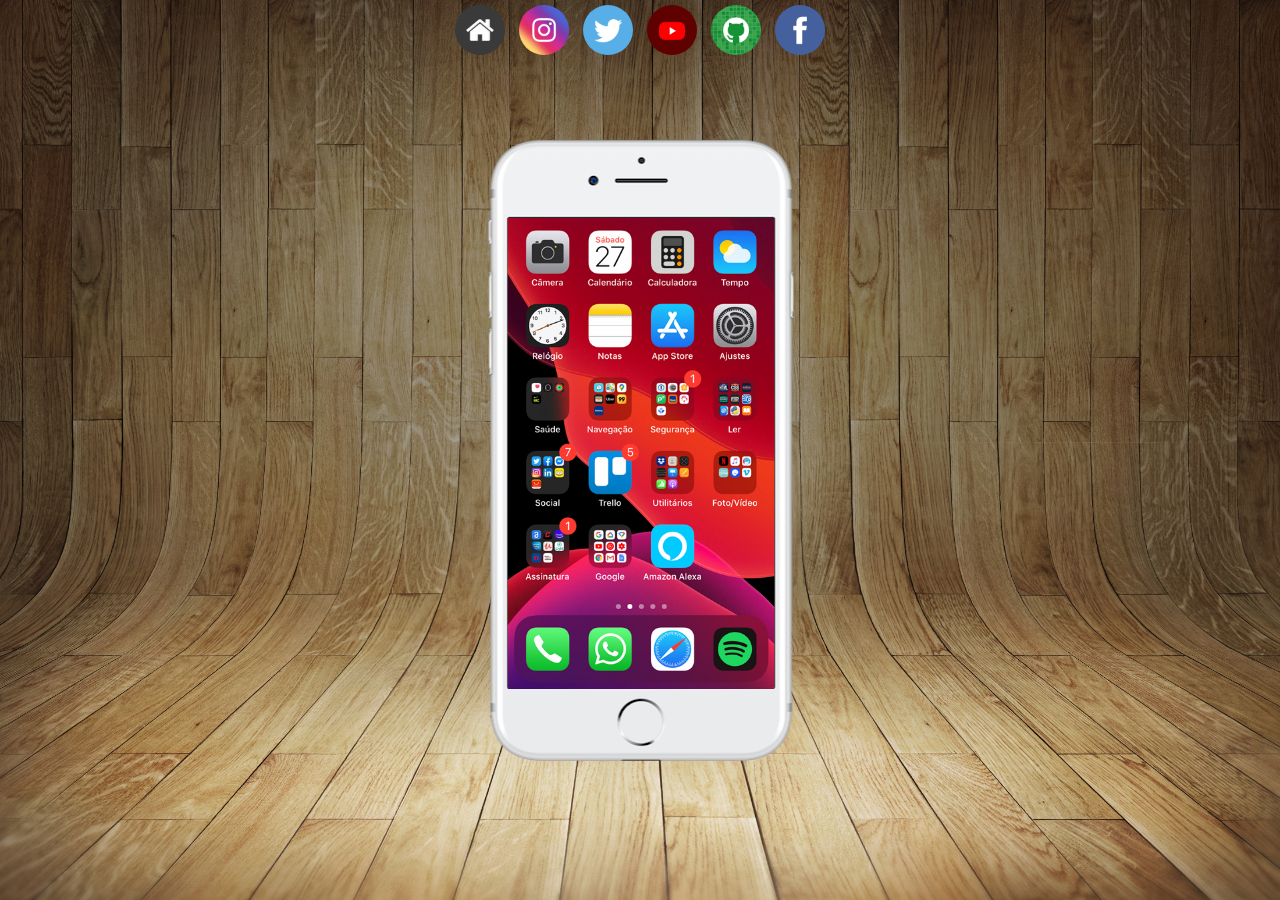
<file: index.html>
<!DOCTYPE html>
<html lang="pt-br">
<head>
    <meta charset="UTF-8">
    <meta http-equiv="X-UA-Compatible" content="IE=edge">
    <meta name="viewport" content="width=device-width, initial-scale=1.0">
    <title>Redes Sociais</title>
    <link rel="shortcut icon" href="imagens/favicon.ico" type="image/x-icon">
    <link rel="stylesheet" href="estilos/style.css">
</head>
<body>
    <main>
        <section id="telefone">
            <iframe id="tela" name="tela" src="home.html" frameborder="0" scrolling="auto">
                Seu navegador não suporta esse tipo de arquivo!
            </iframe>
        </section>
        <section id="icones">
            <a href="home.html" target="tela"><img src="imagens/logo-home.jpg" alt="logo-home"></a>
            <a href="instagram.html" target="tela"><img src="imagens/logo-instagram.jpg" alt="logo-github"></a>
            <a href="twitter.html" target="tela"><img src="imagens/logo-twitter.jpg" alt="logo-twitter"></a>
            <a href="youtube.html" target="tela"><img src="imagens/logo-youtube.jpg" alt="logo-youtube"></a>
            <a href="github.html" target="tela"><img src="imagens/logo-github.jpg" alt=" logo-github"></a>
            <a href="facebook.html" target="tela"><img src="imagens/logo-facebook.jpg" alt="logo-facebook"></a>
        </section>
    </main>   
</body>
</html>
</file>
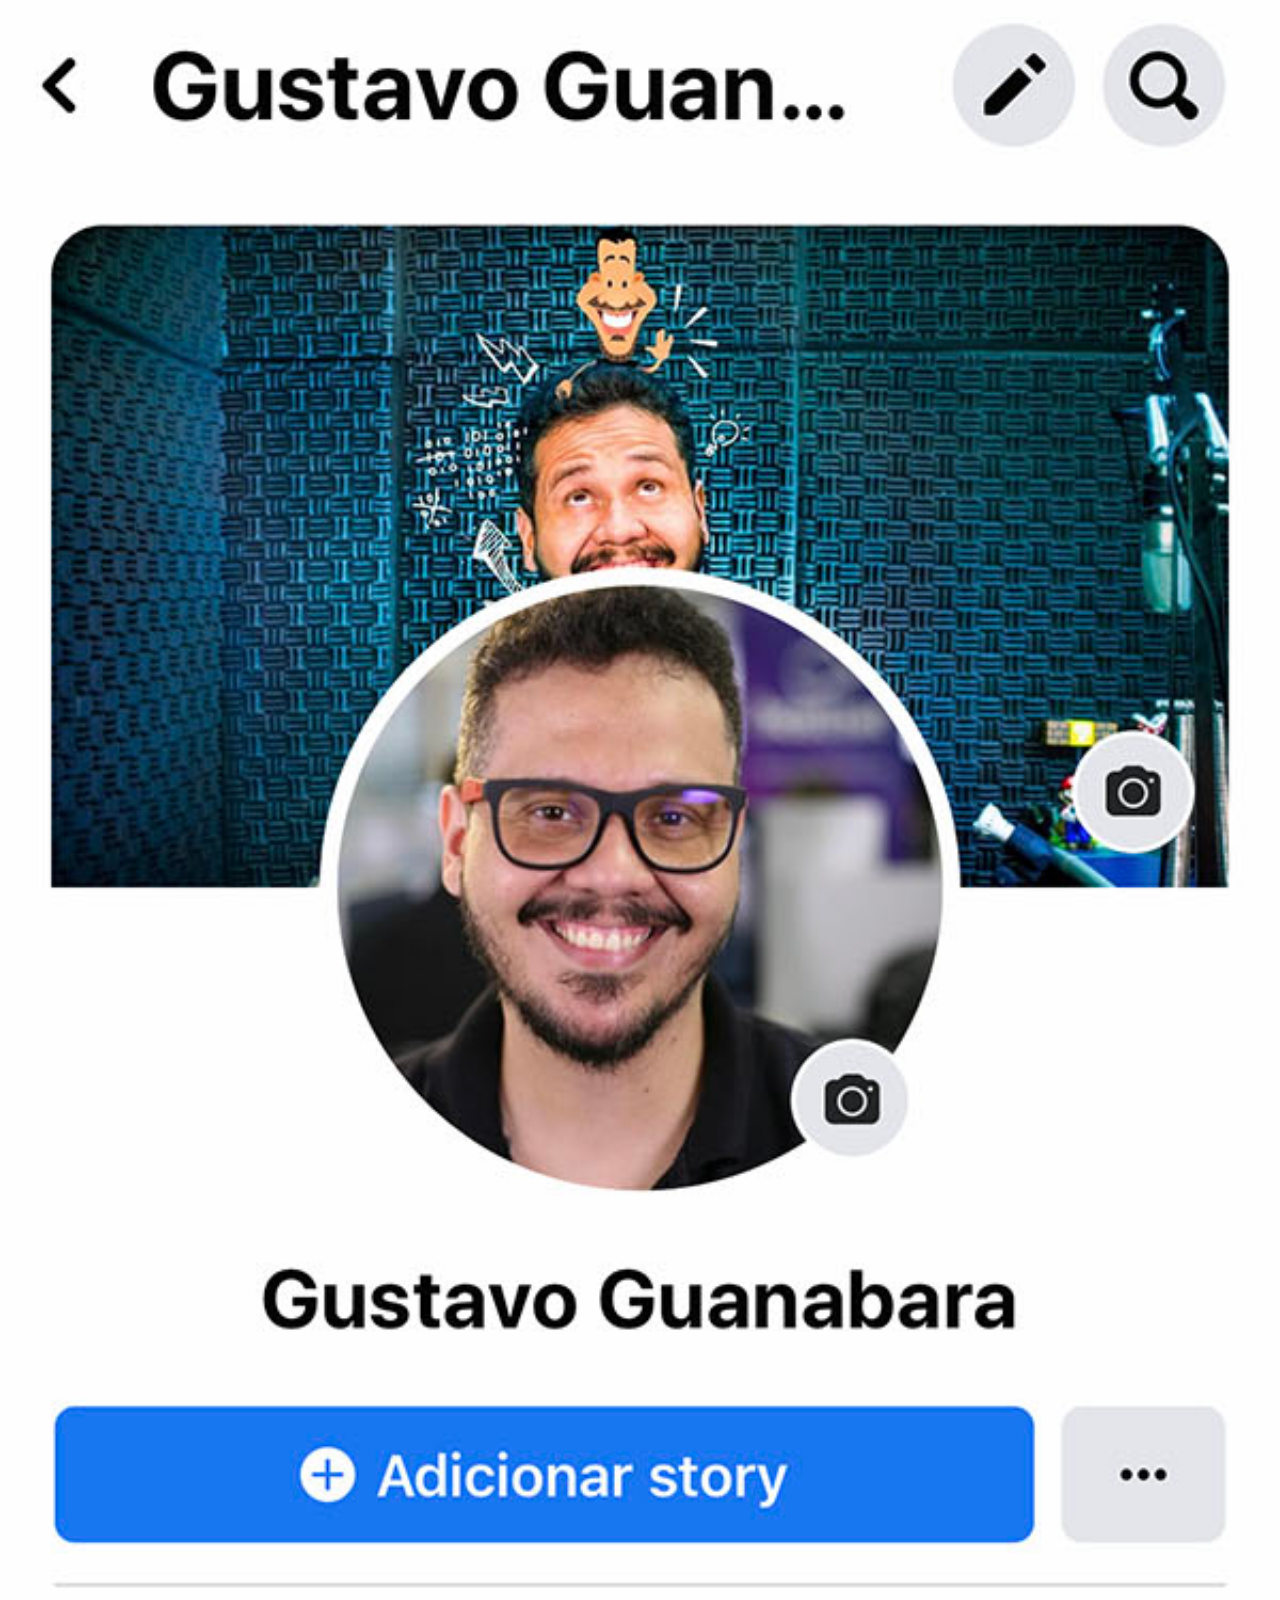
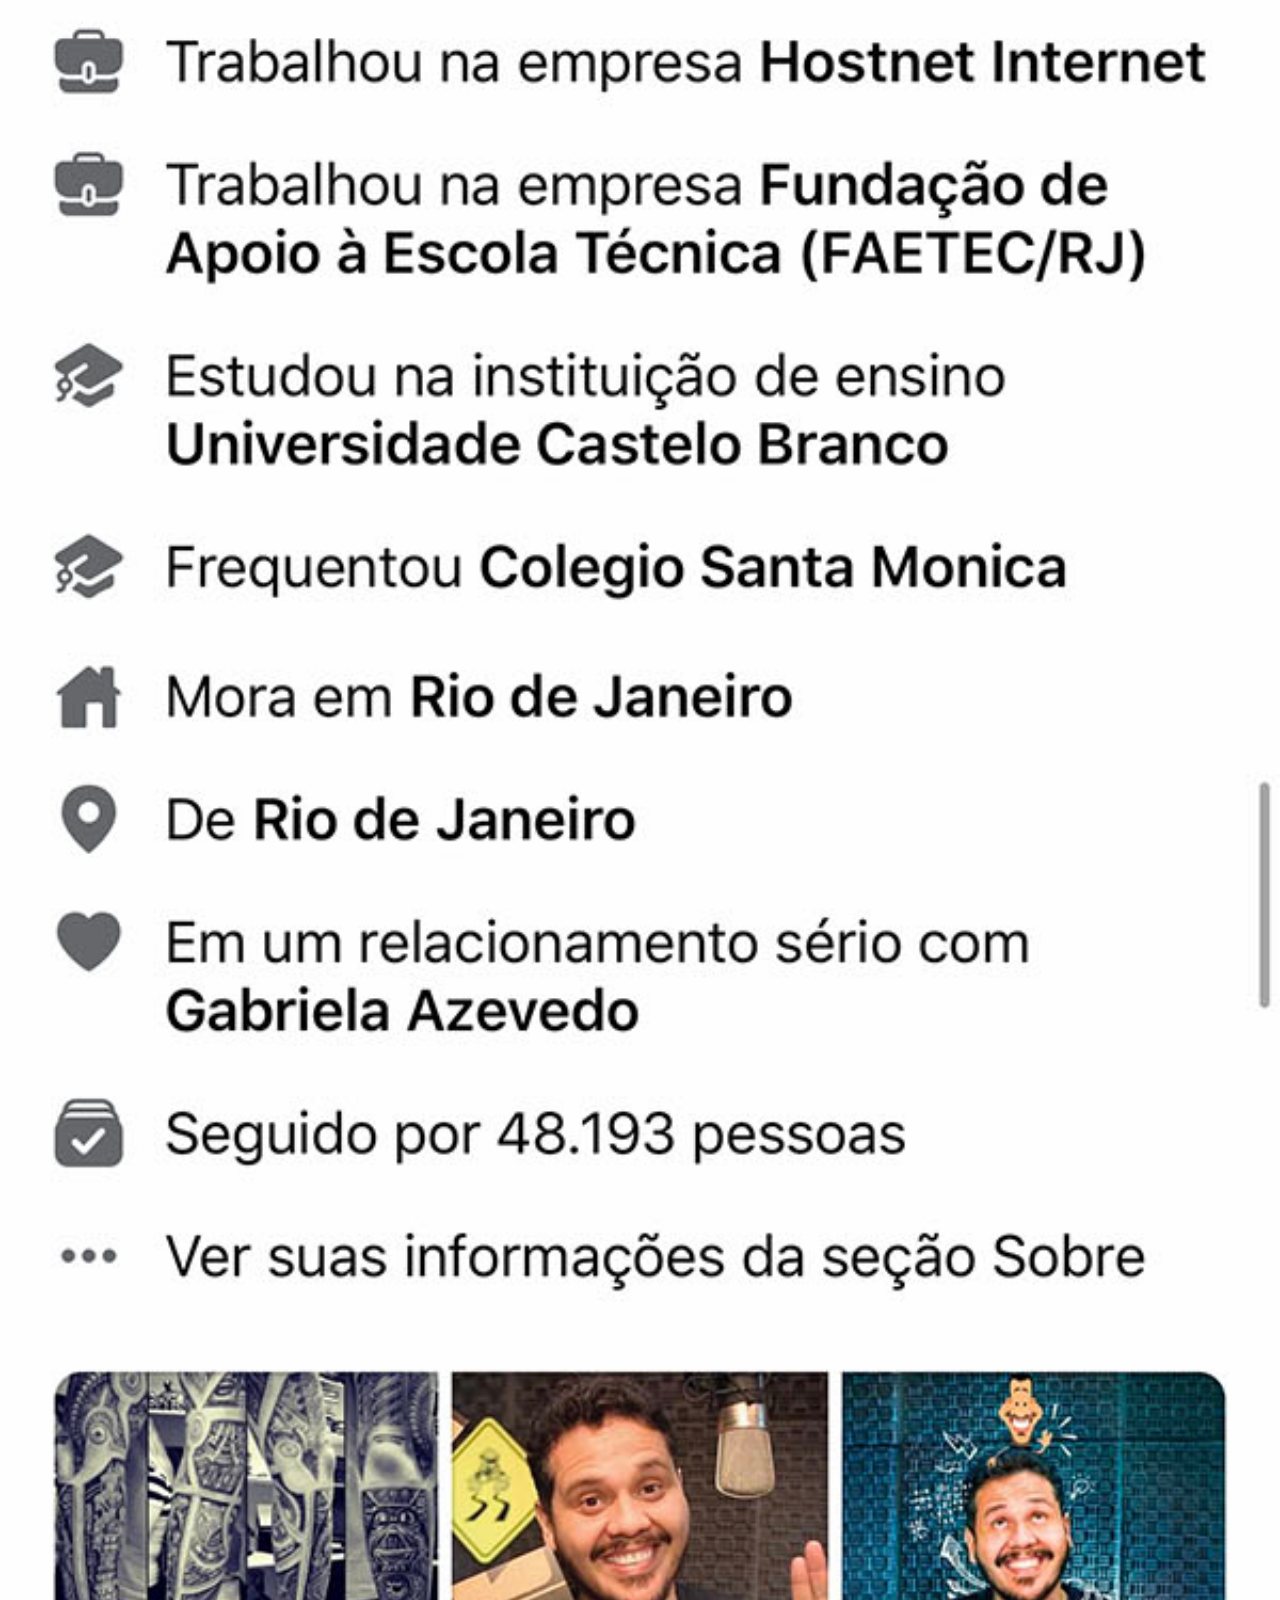
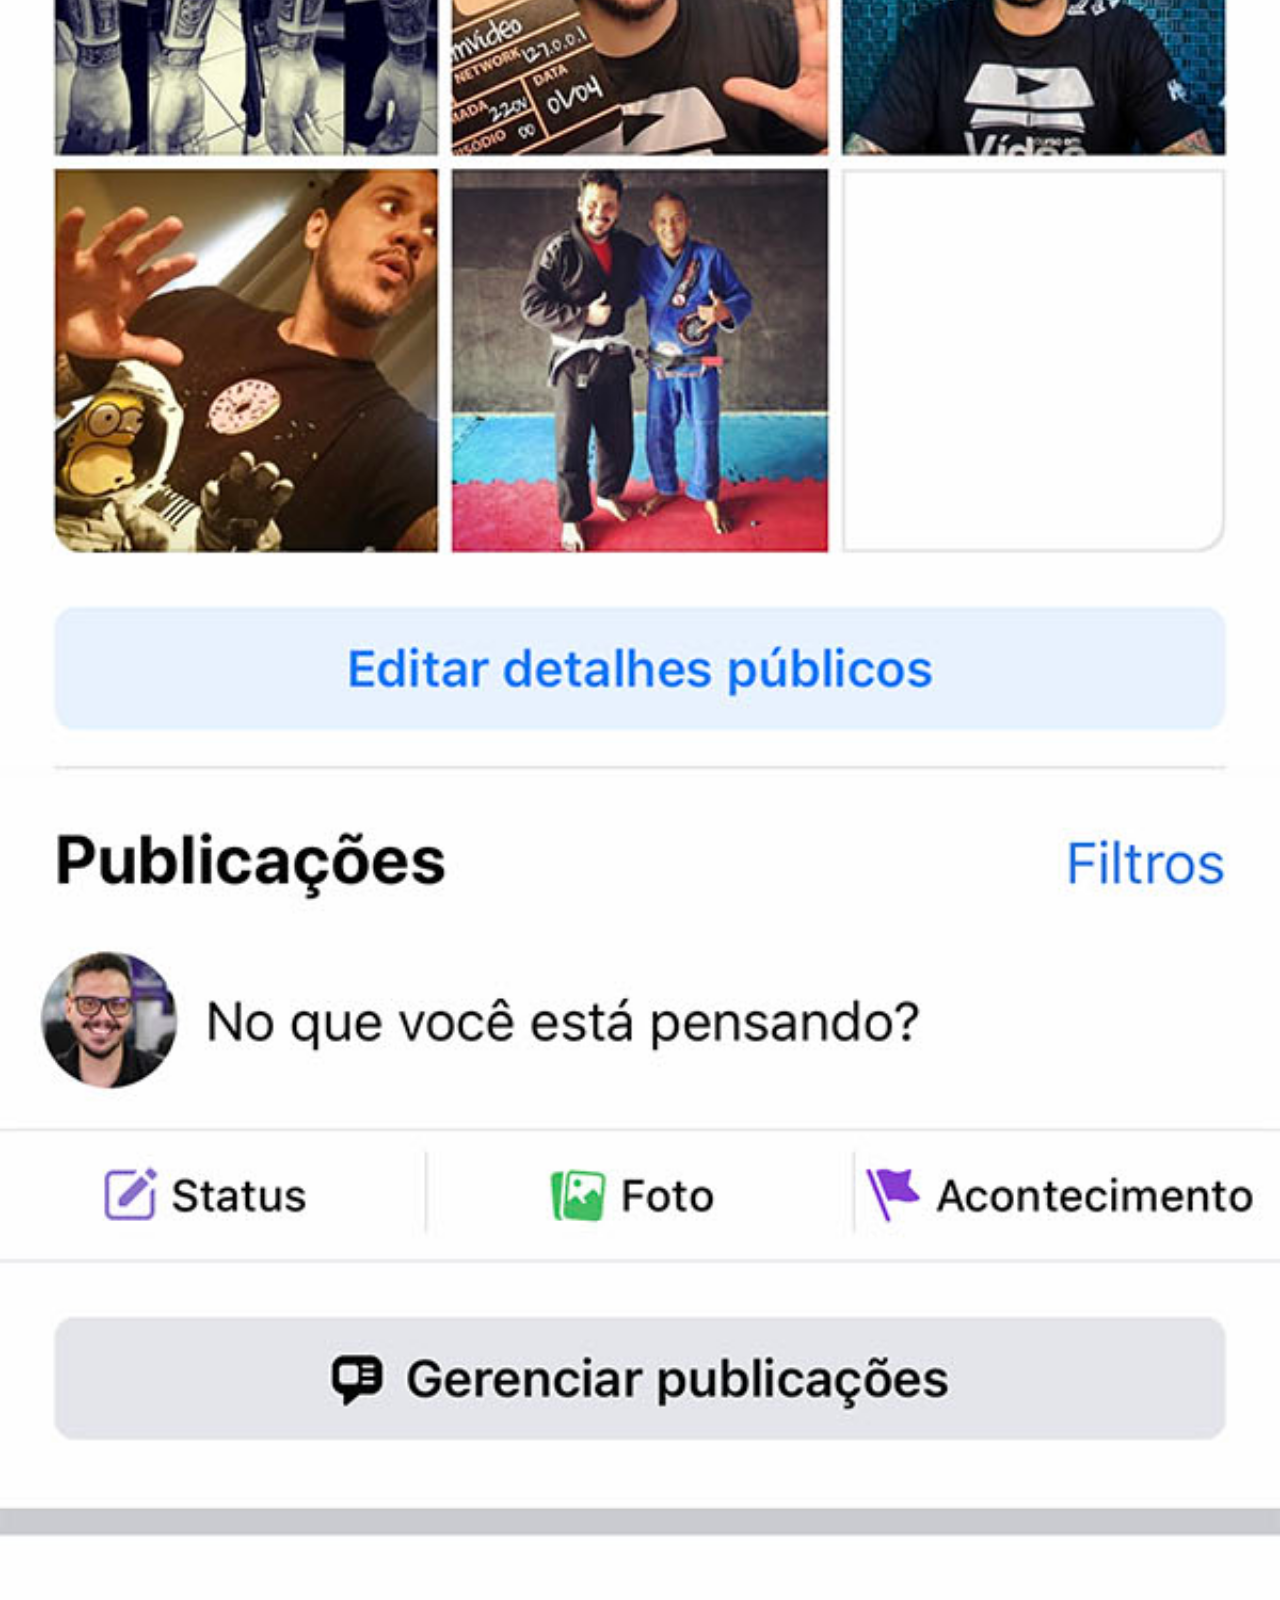
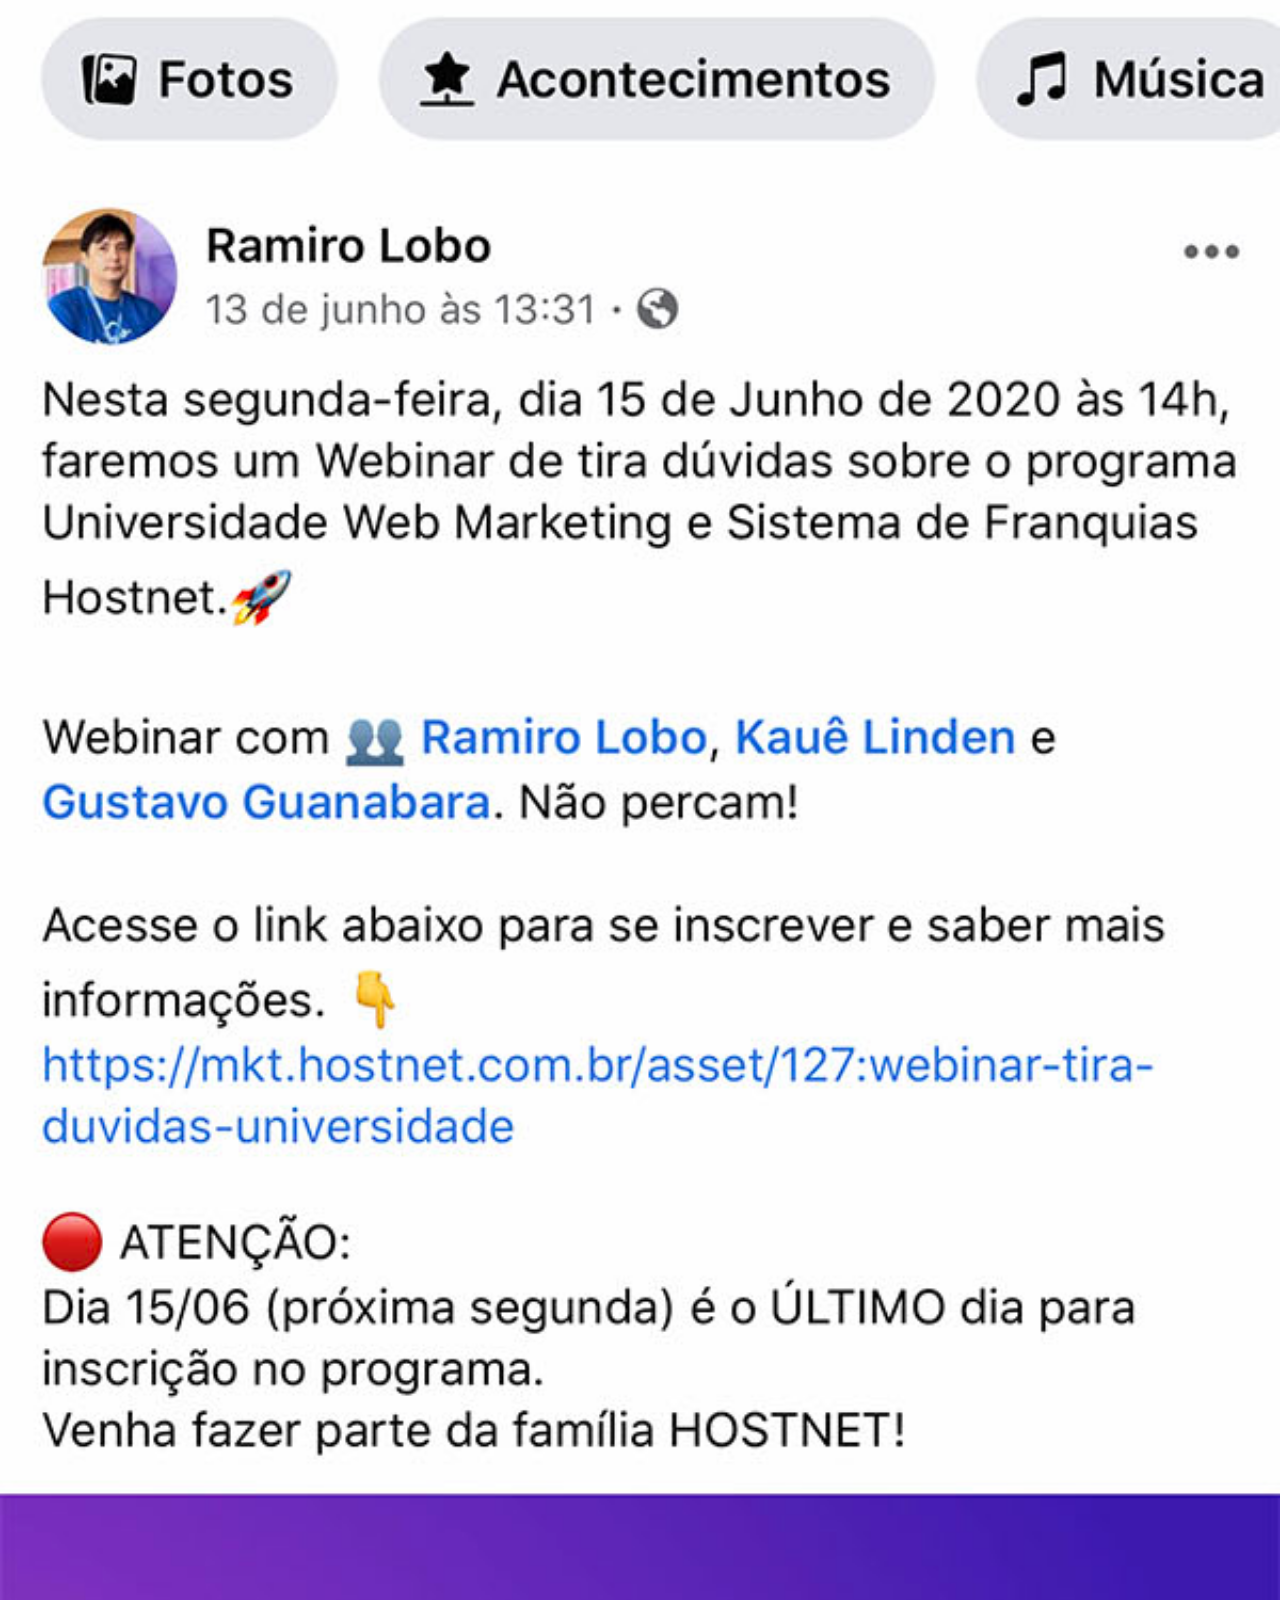
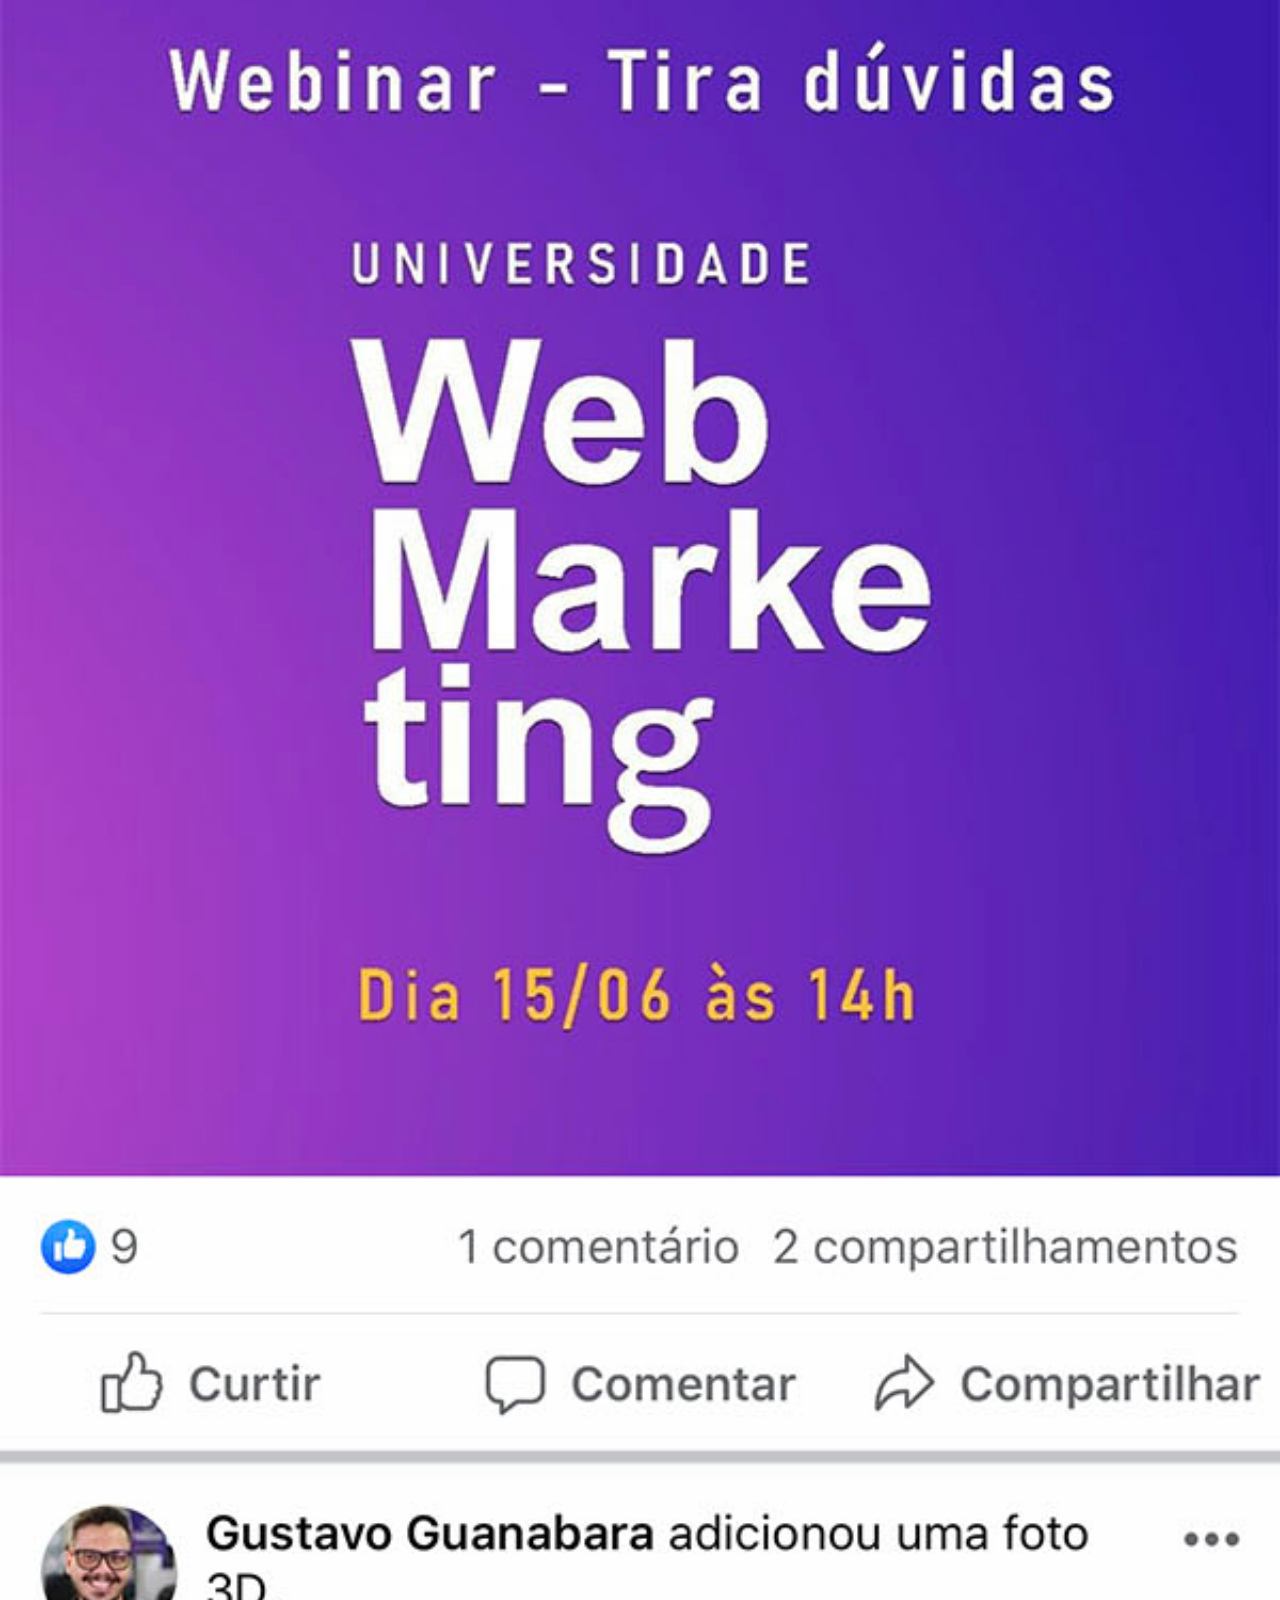
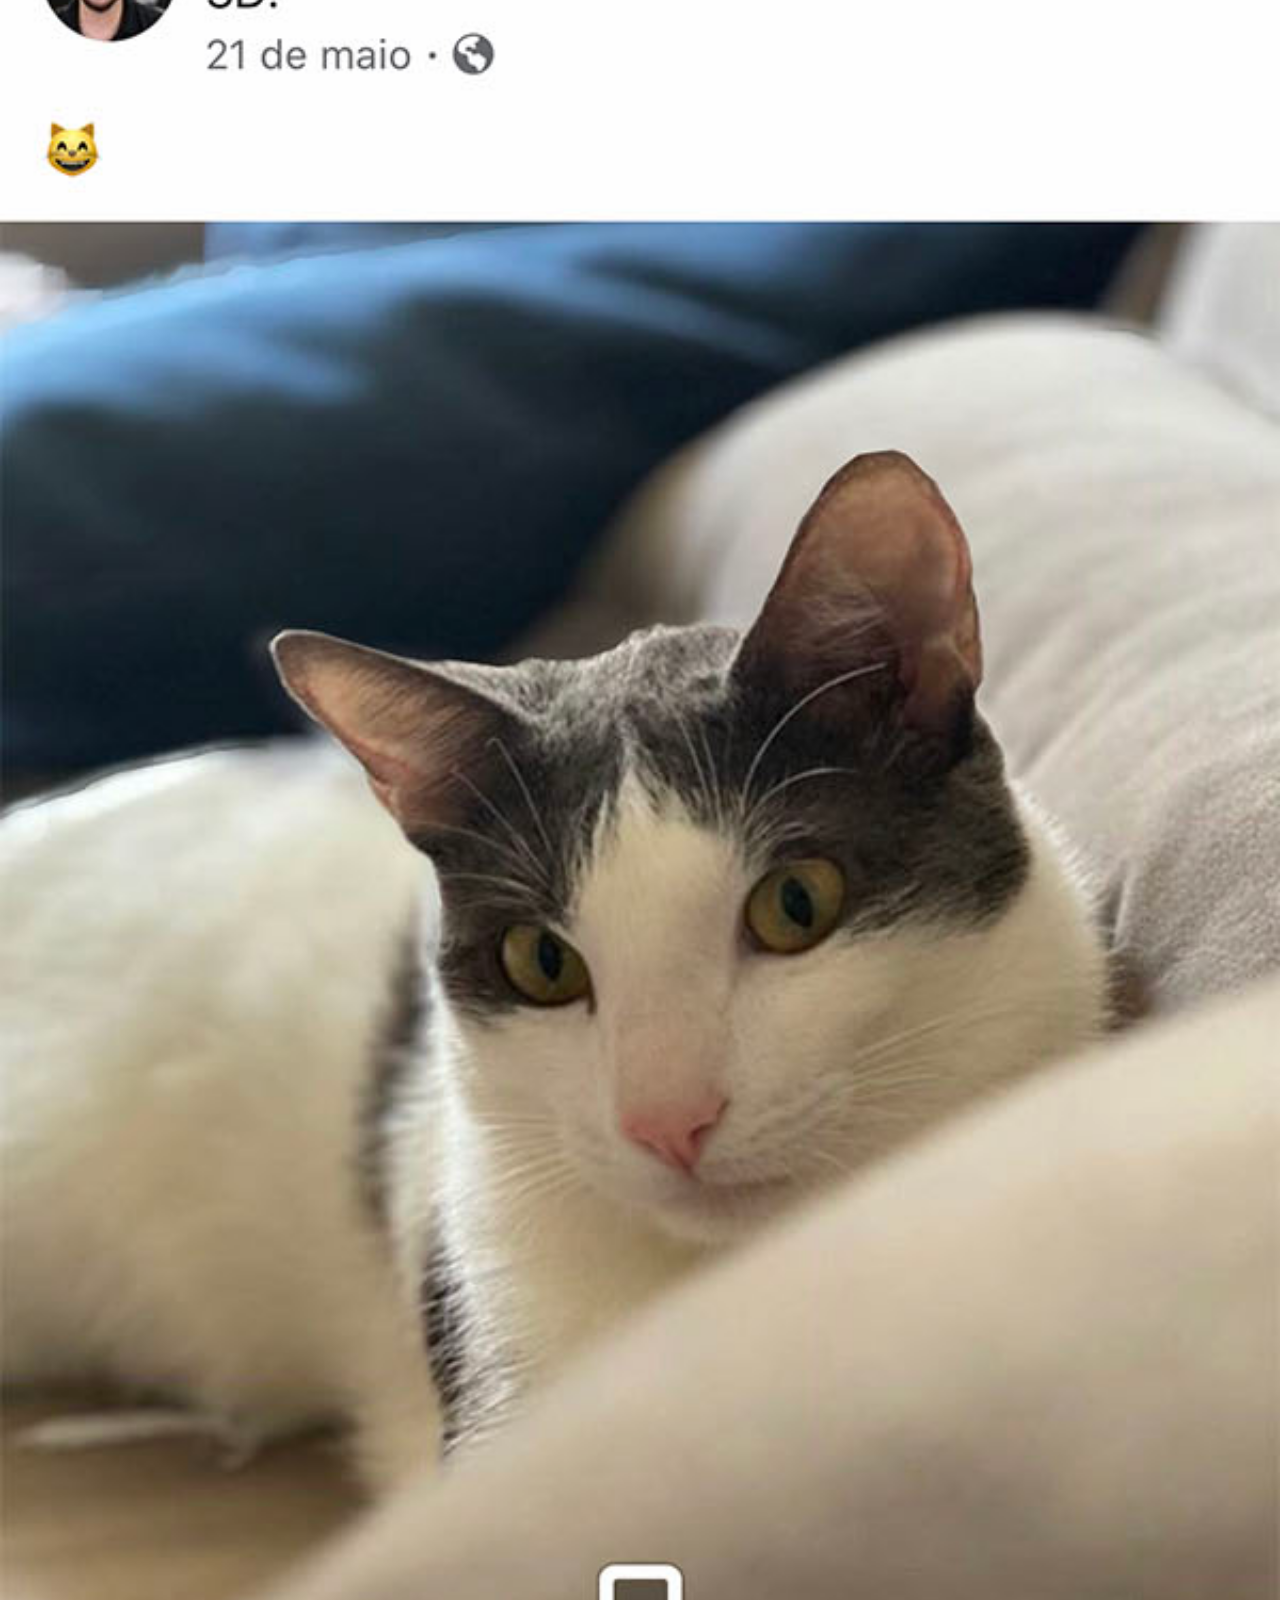
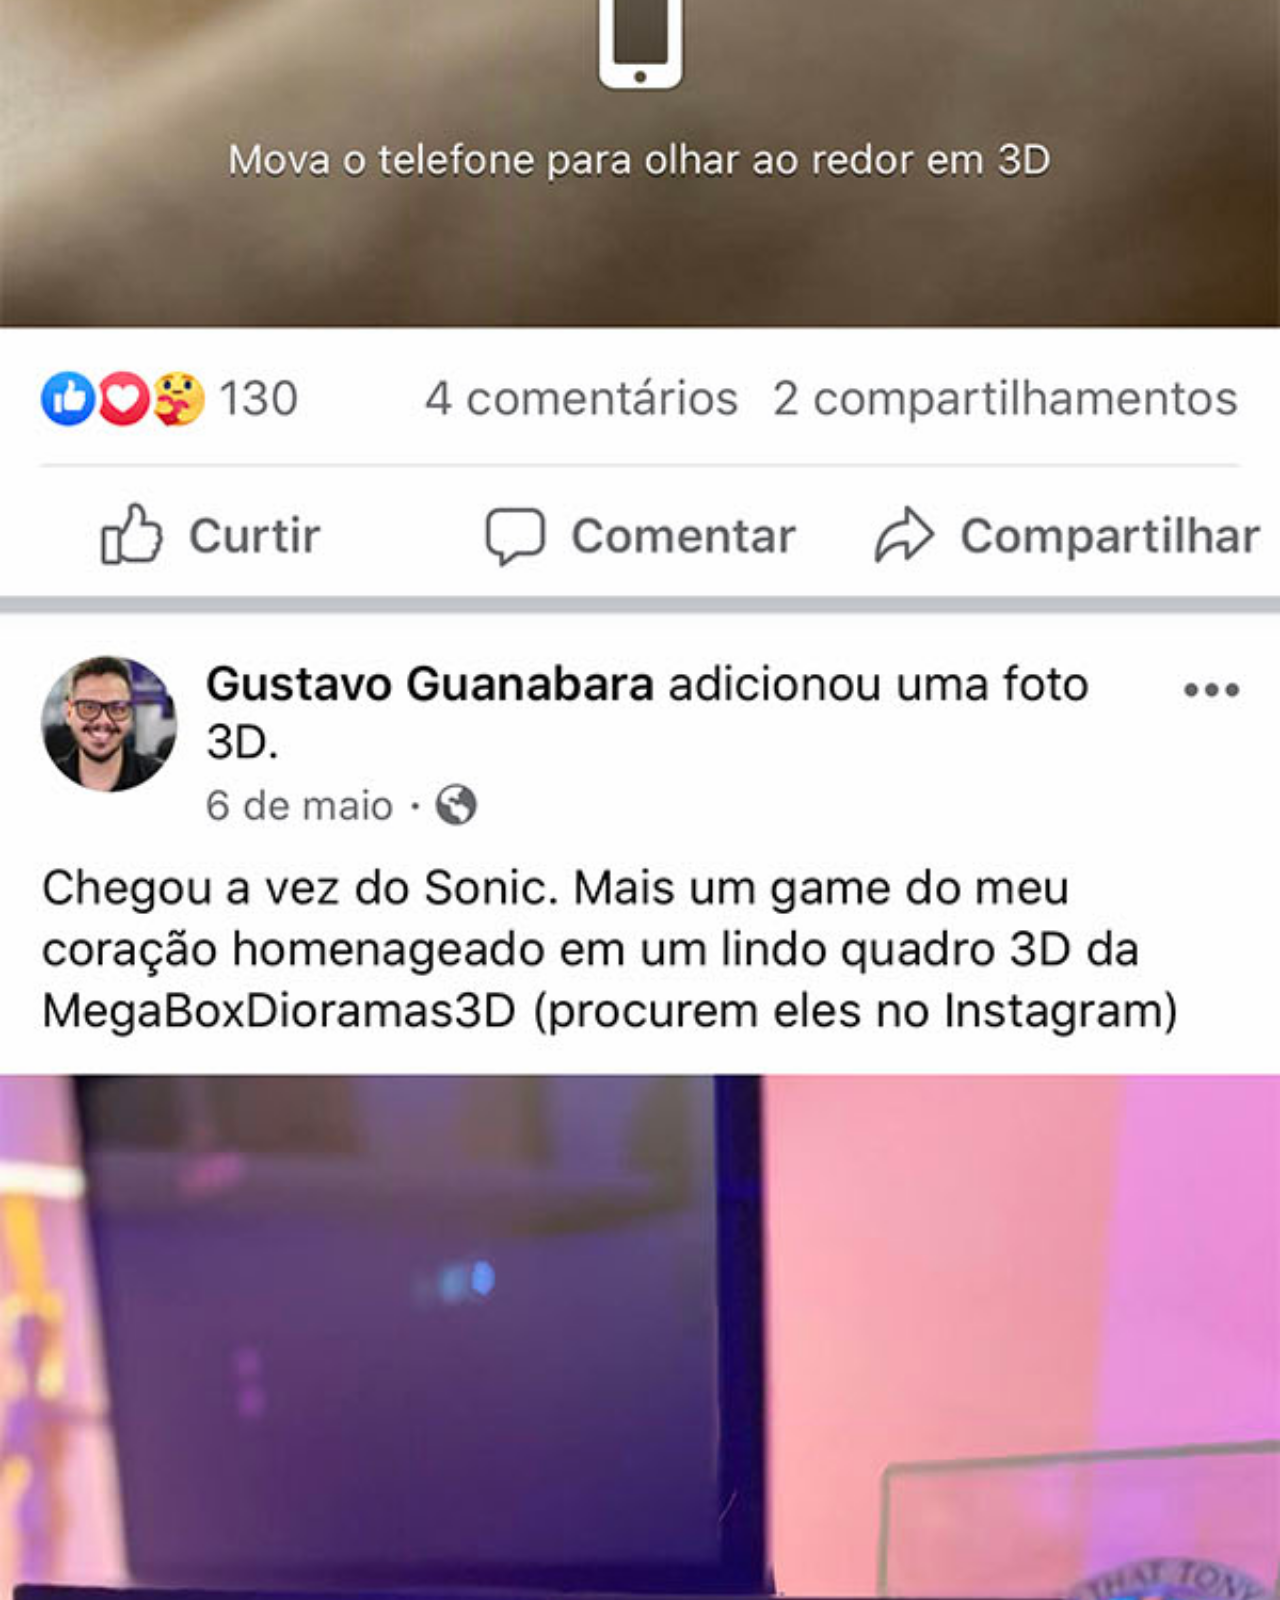
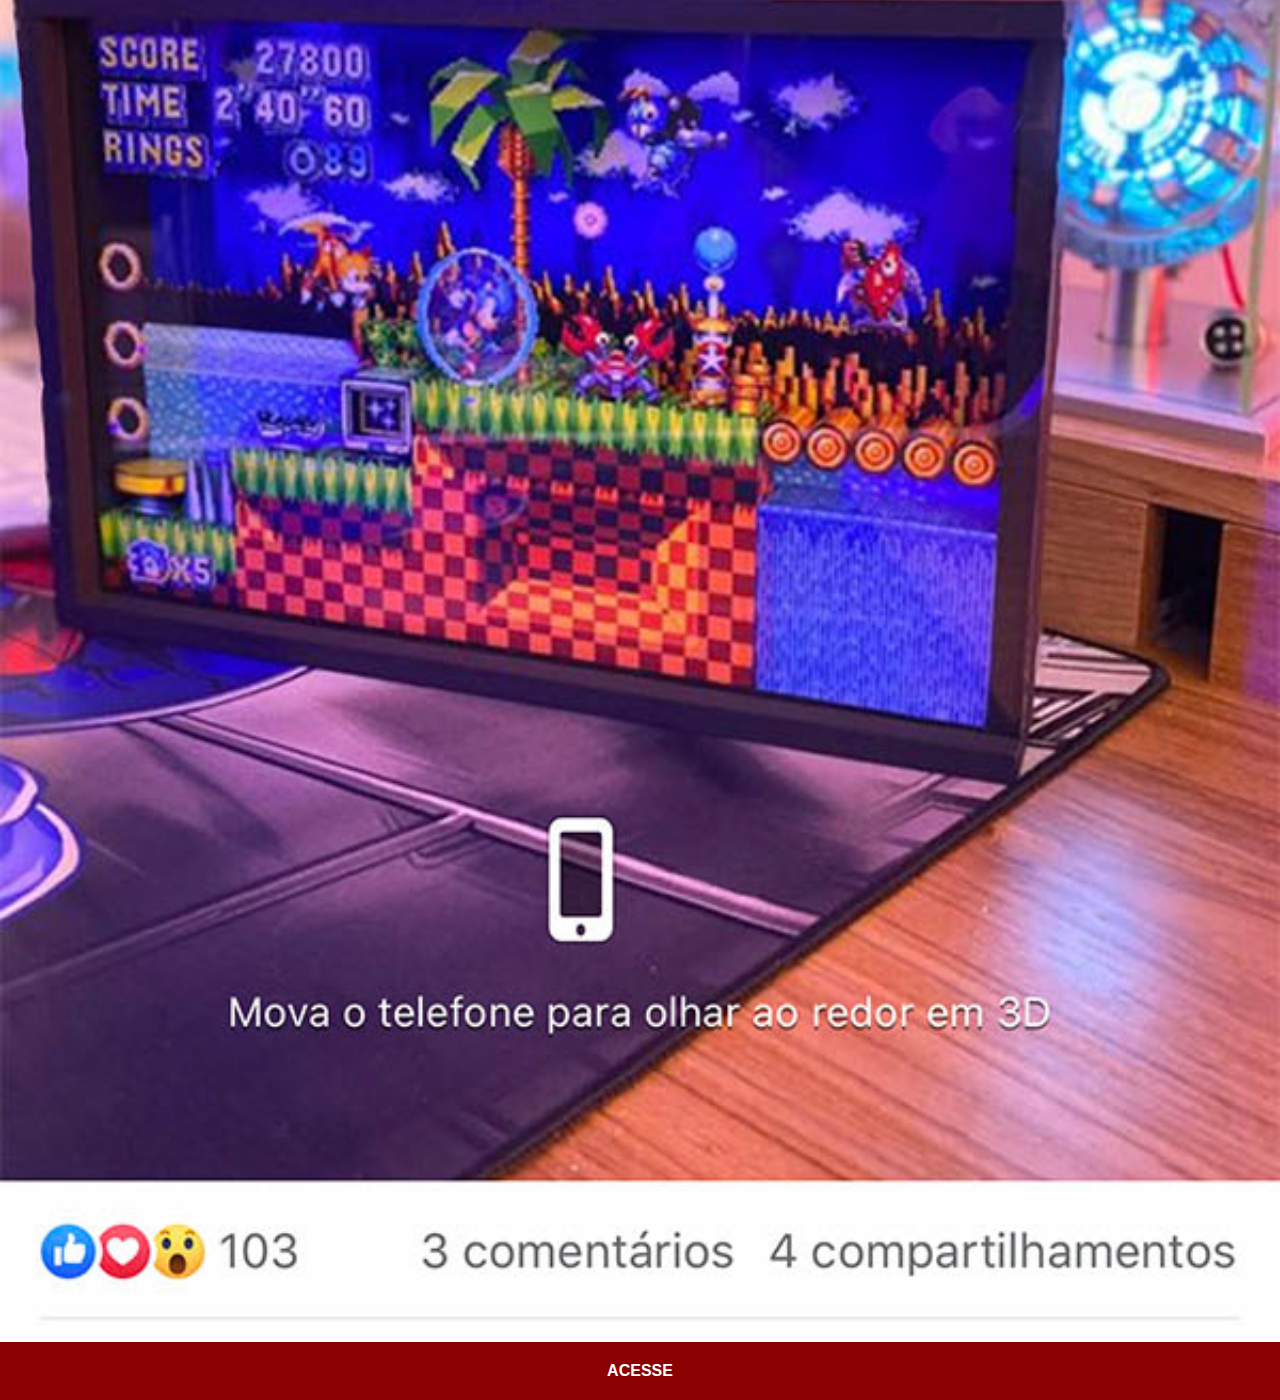
<file: facebook.html>
<!DOCTYPE html>
<html lang="pt-br">
<head>
    <meta charset="UTF-8">
    <meta http-equiv="X-UA-Compatible" content="IE=edge">
    <meta name="viewport" content="width=device-width, initial-scale=1.0">
    <title>Facebook</title>
    <link rel="stylesheet" href="estilos/redes.css">
</head>
<body>
    <img src="imagens/tela-facebook.jpg" alt="Tela Facebook">
    <a href="https://www.facebook.com/duduperal" target="_blank" rel="external">ACESSE</a>
</body>
</html>
</file>
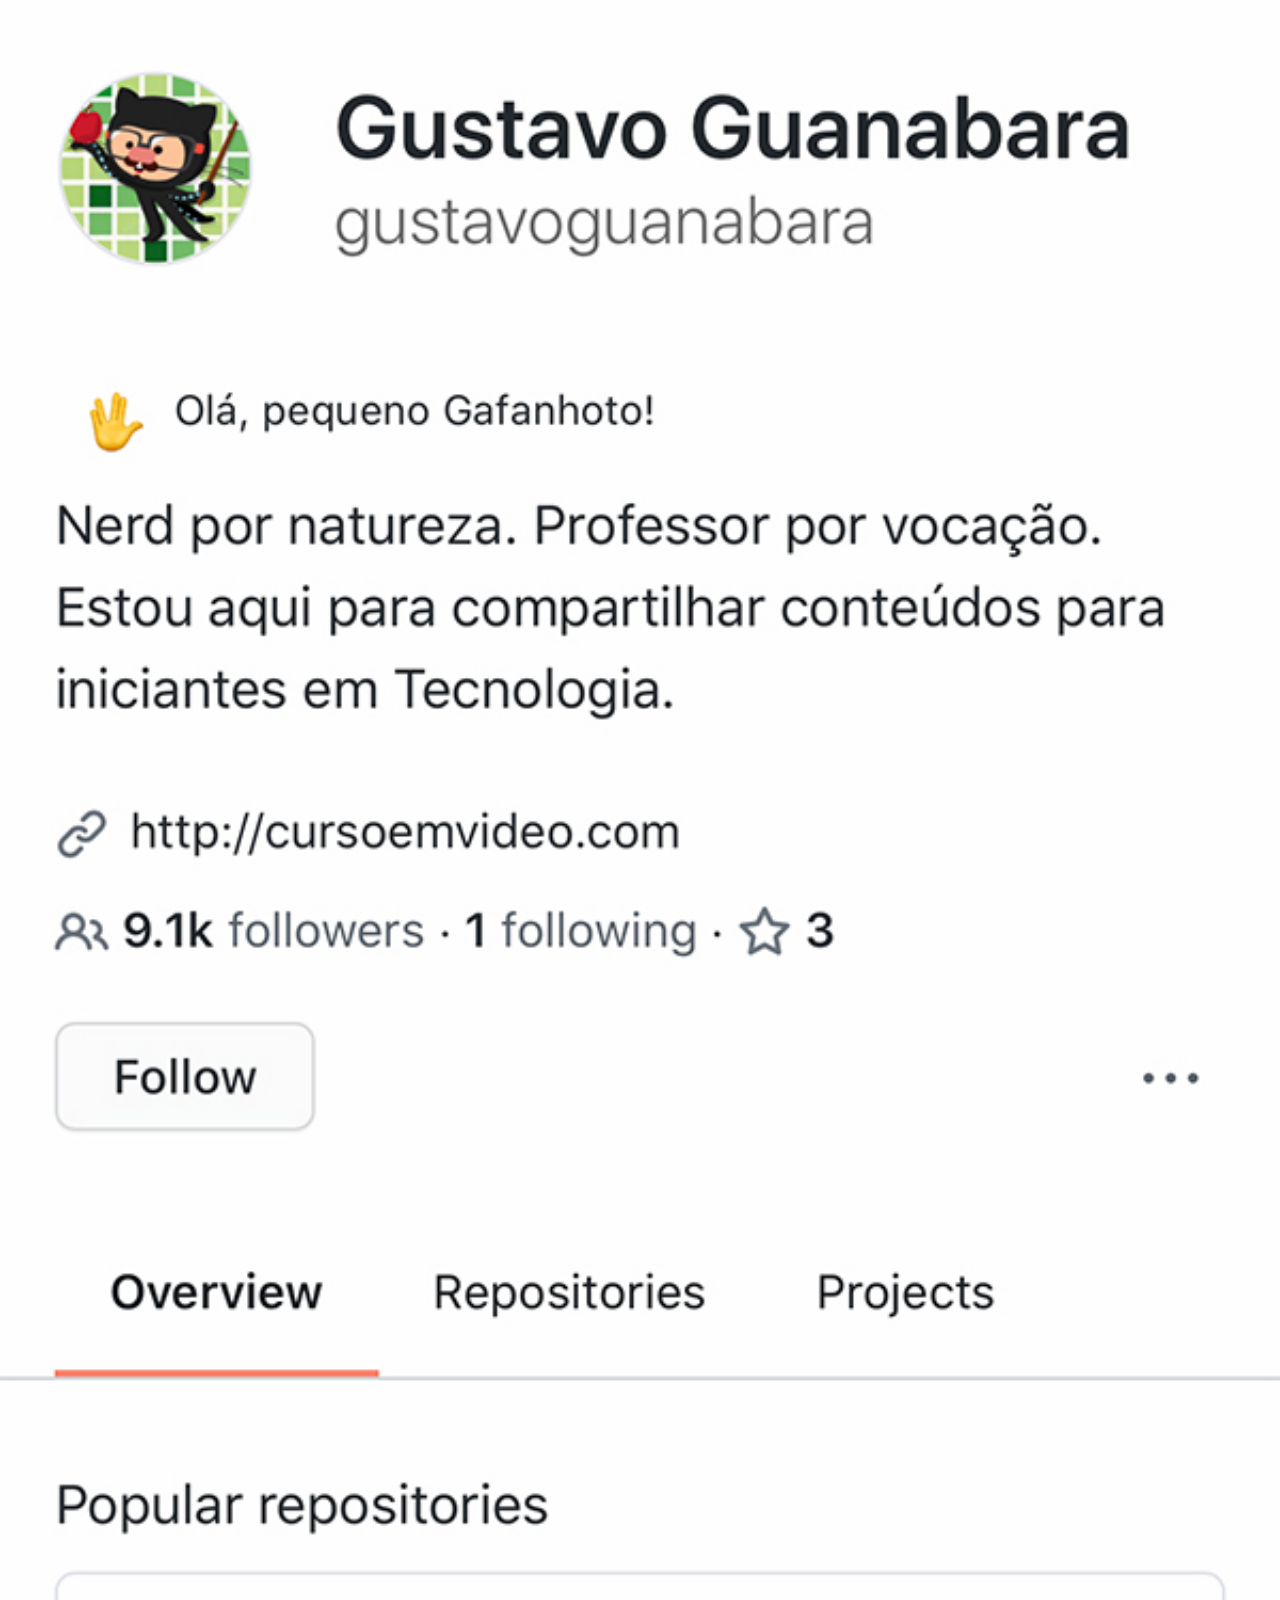
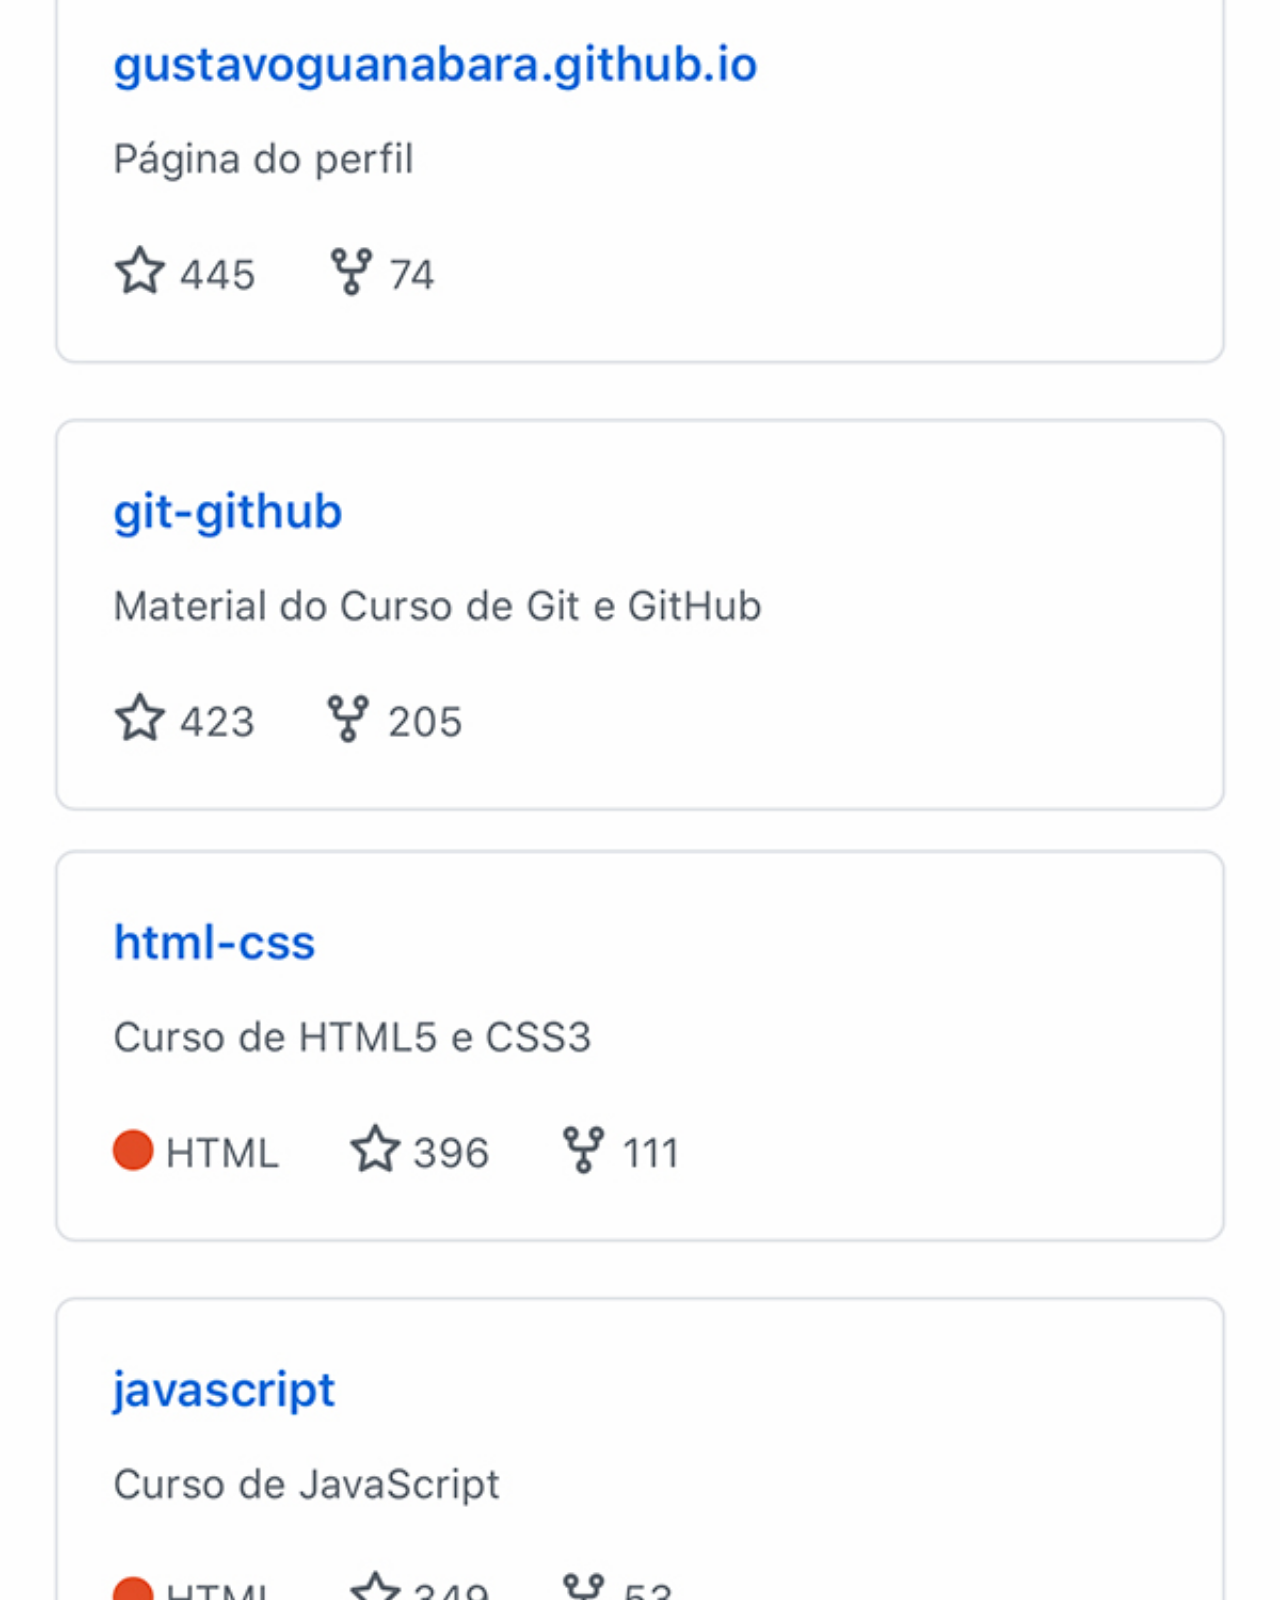
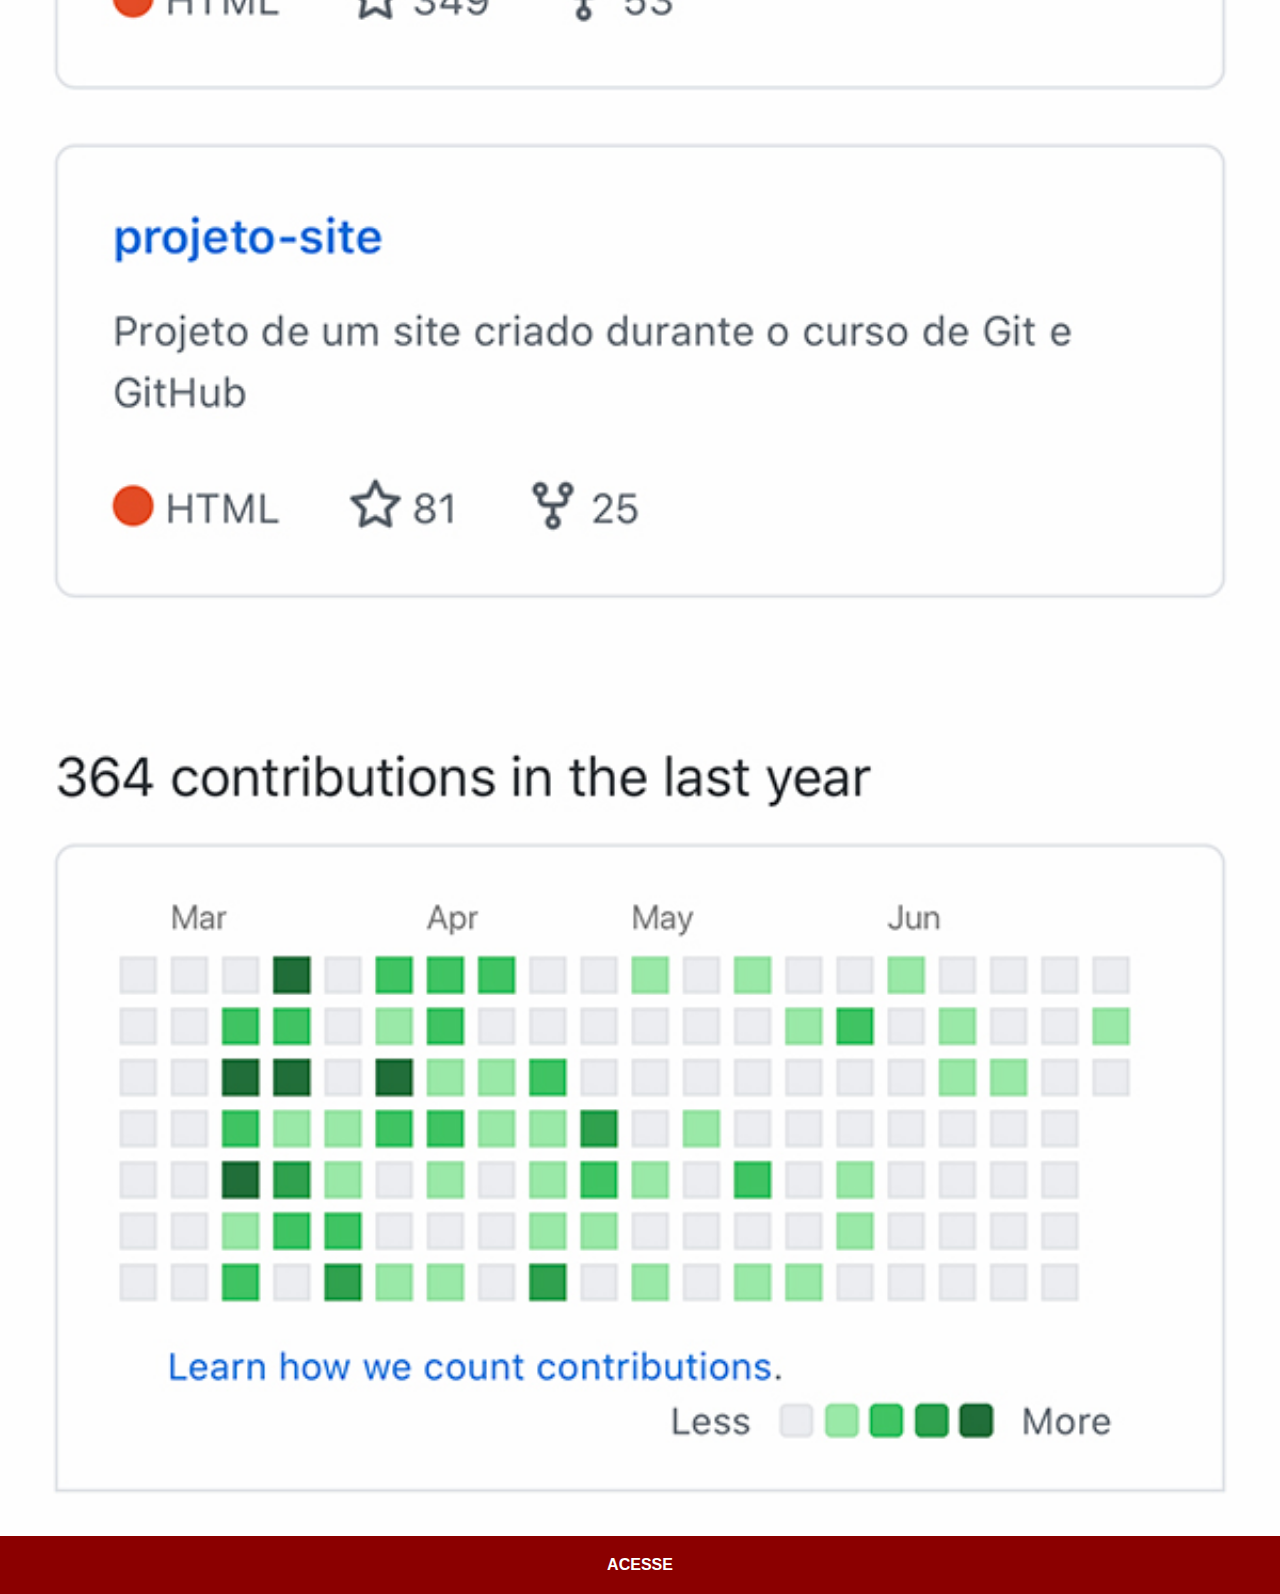
<file: github.html>
<!DOCTYPE html>
<html lang="pt-br">
<head>
    <meta charset="UTF-8">
    <meta http-equiv="X-UA-Compatible" content="IE=edge">
    <meta name="viewport" content="width=device-width, initial-scale=1.0">
    <title>Github</title>
    <link rel="stylesheet" href="estilos/redes.css">
</head>
<body>
    <img src="imagens/tela-github.jpg" alt="Tela GitHub">
    <a href="https://github.com/duduperal" target="_blank" rel="external">ACESSE</a>
</body>
</html>
</file>
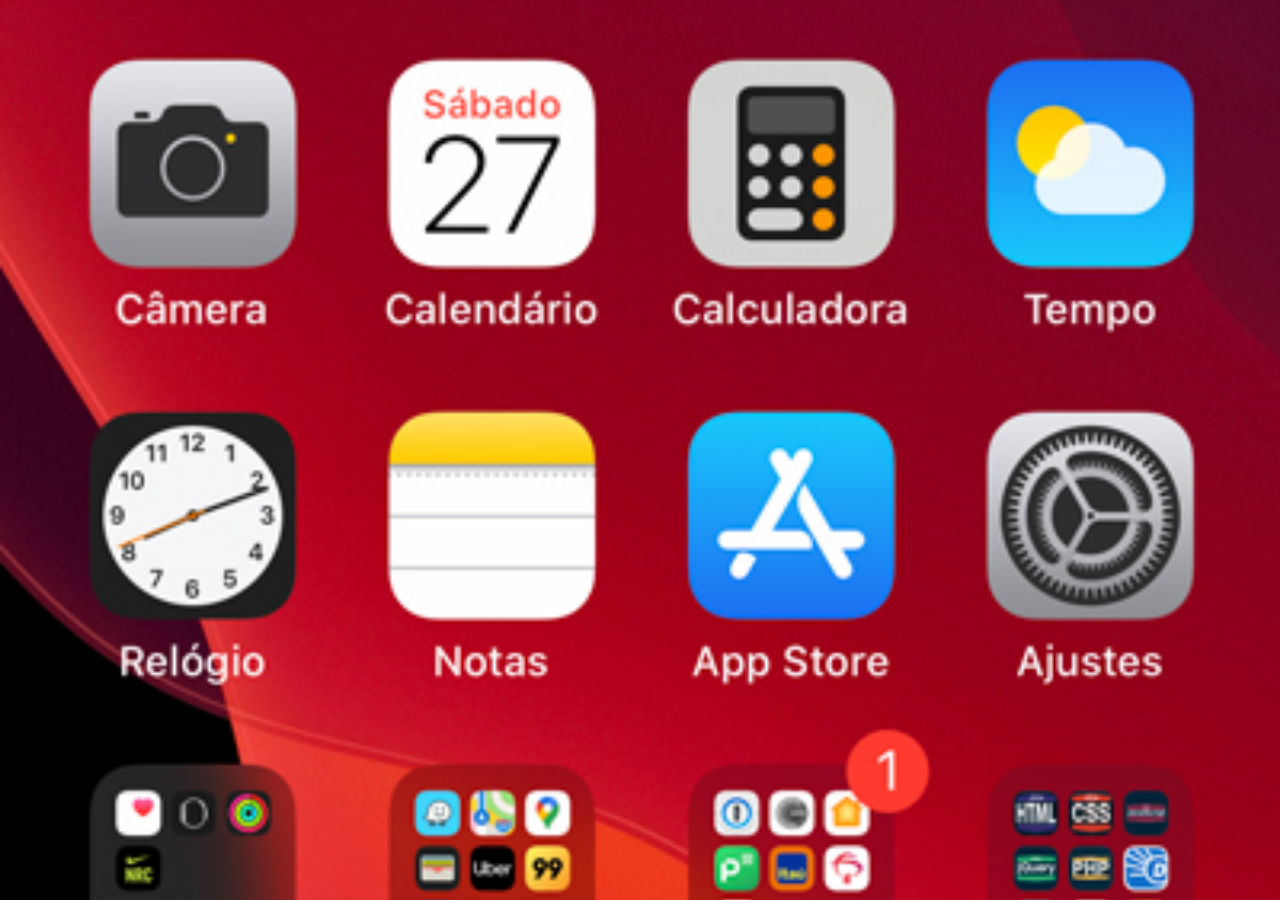
<file: home.html>
<!DOCTYPE html>
<html lang="pt-br">
<head>
    <meta charset="UTF-8">
    <meta http-equiv="X-UA-Compatible" content="IE=edge">
    <meta name="viewport" content="width=device-width, initial-scale=1.0">
    <title>home</title>
    <style>
        *{
            margin: 0px;
            padding: 0px;
        }

        body{
           width: 100vw;
           height: 100vh;
           background-image: url(imagens/tela-home.jpg);
           background-repeat: no-repeat;
           background-position: top center;
           background-size: cover; 
        }
    </style>
</head>
<body>
    
</body>
</html>
</file>
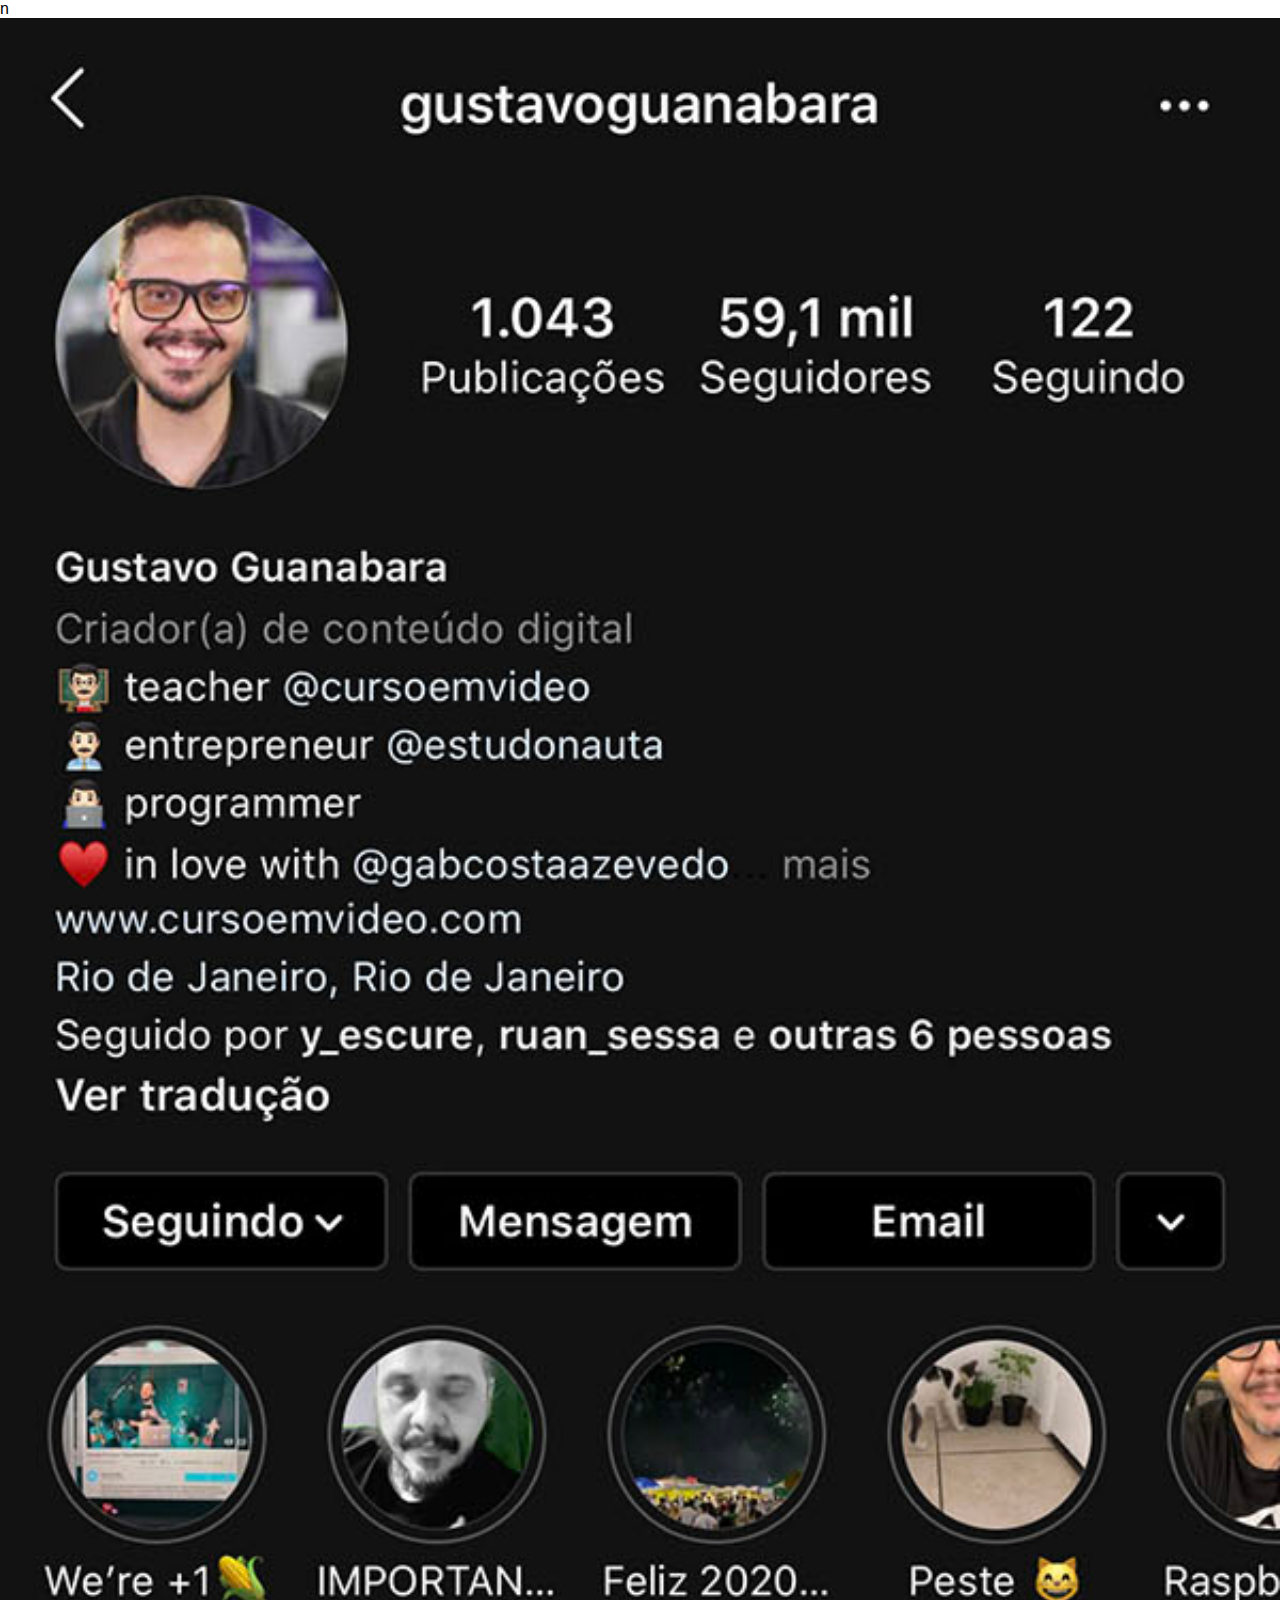
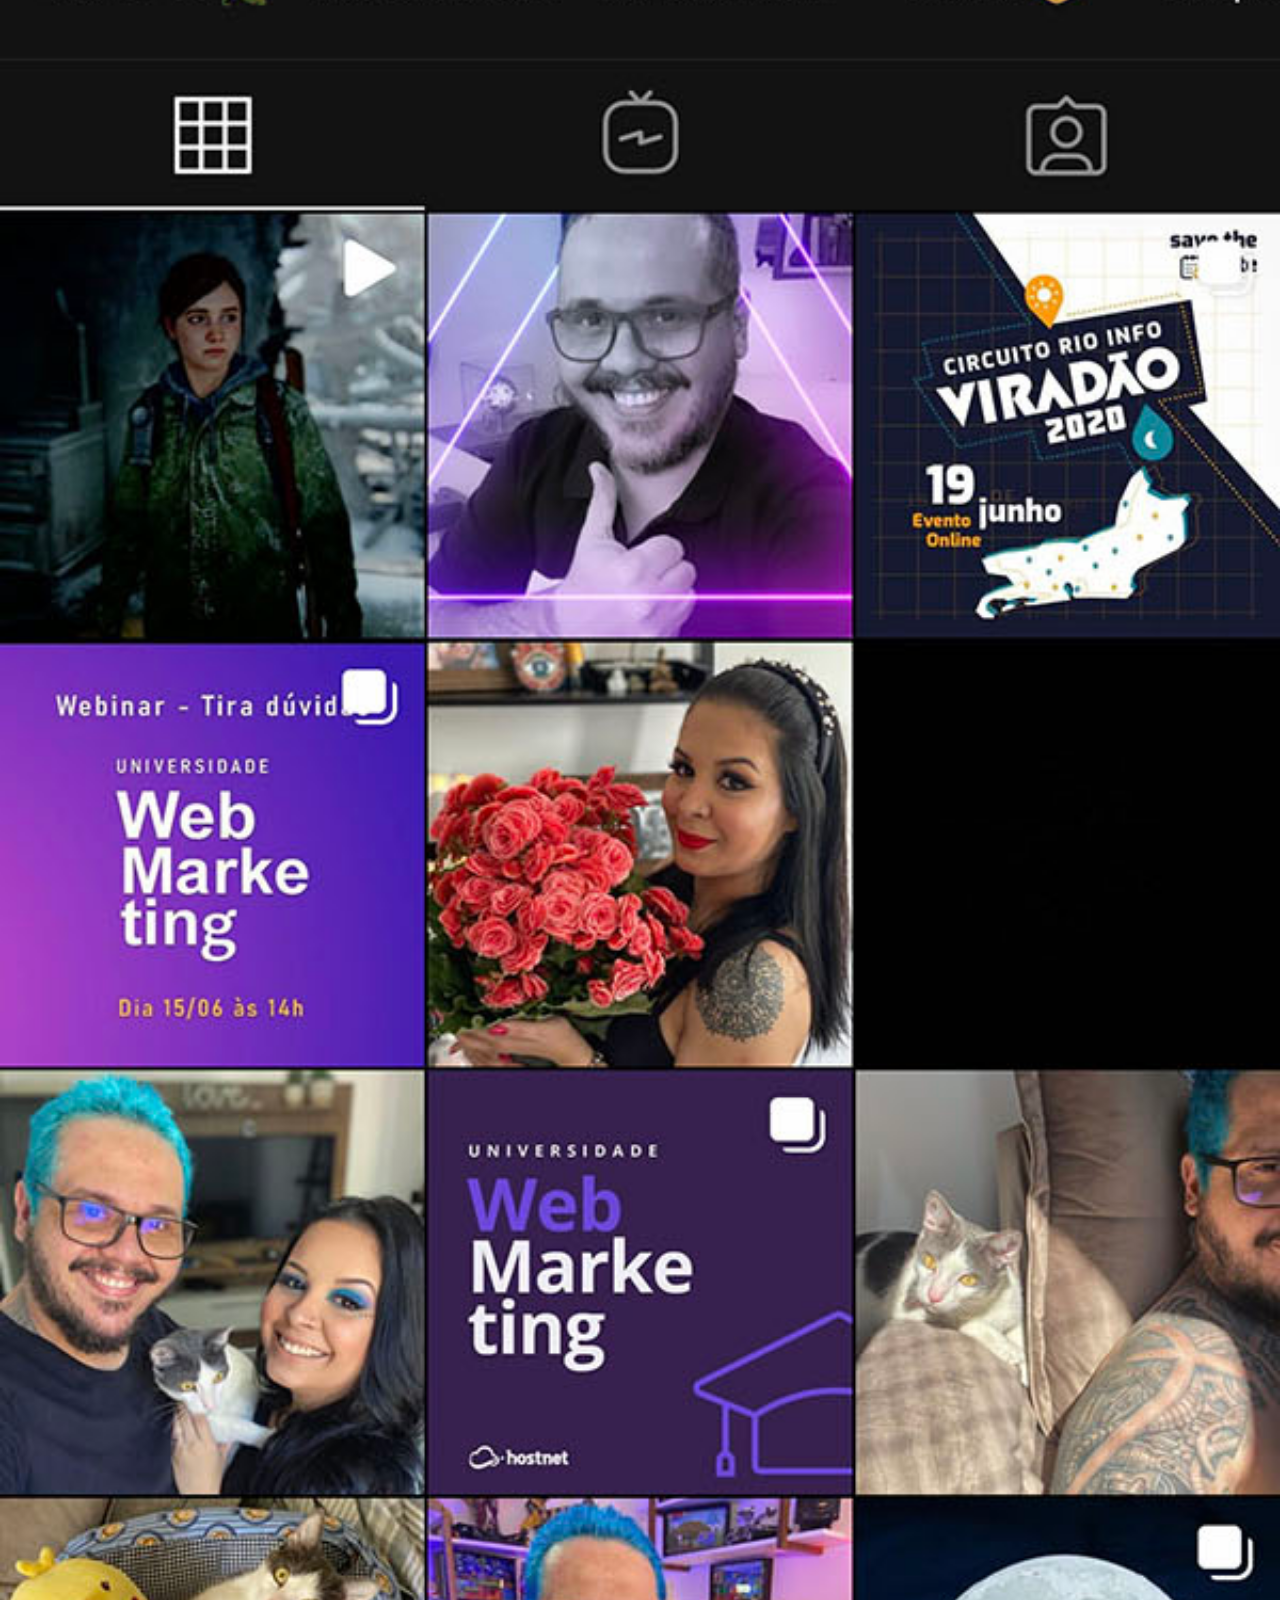
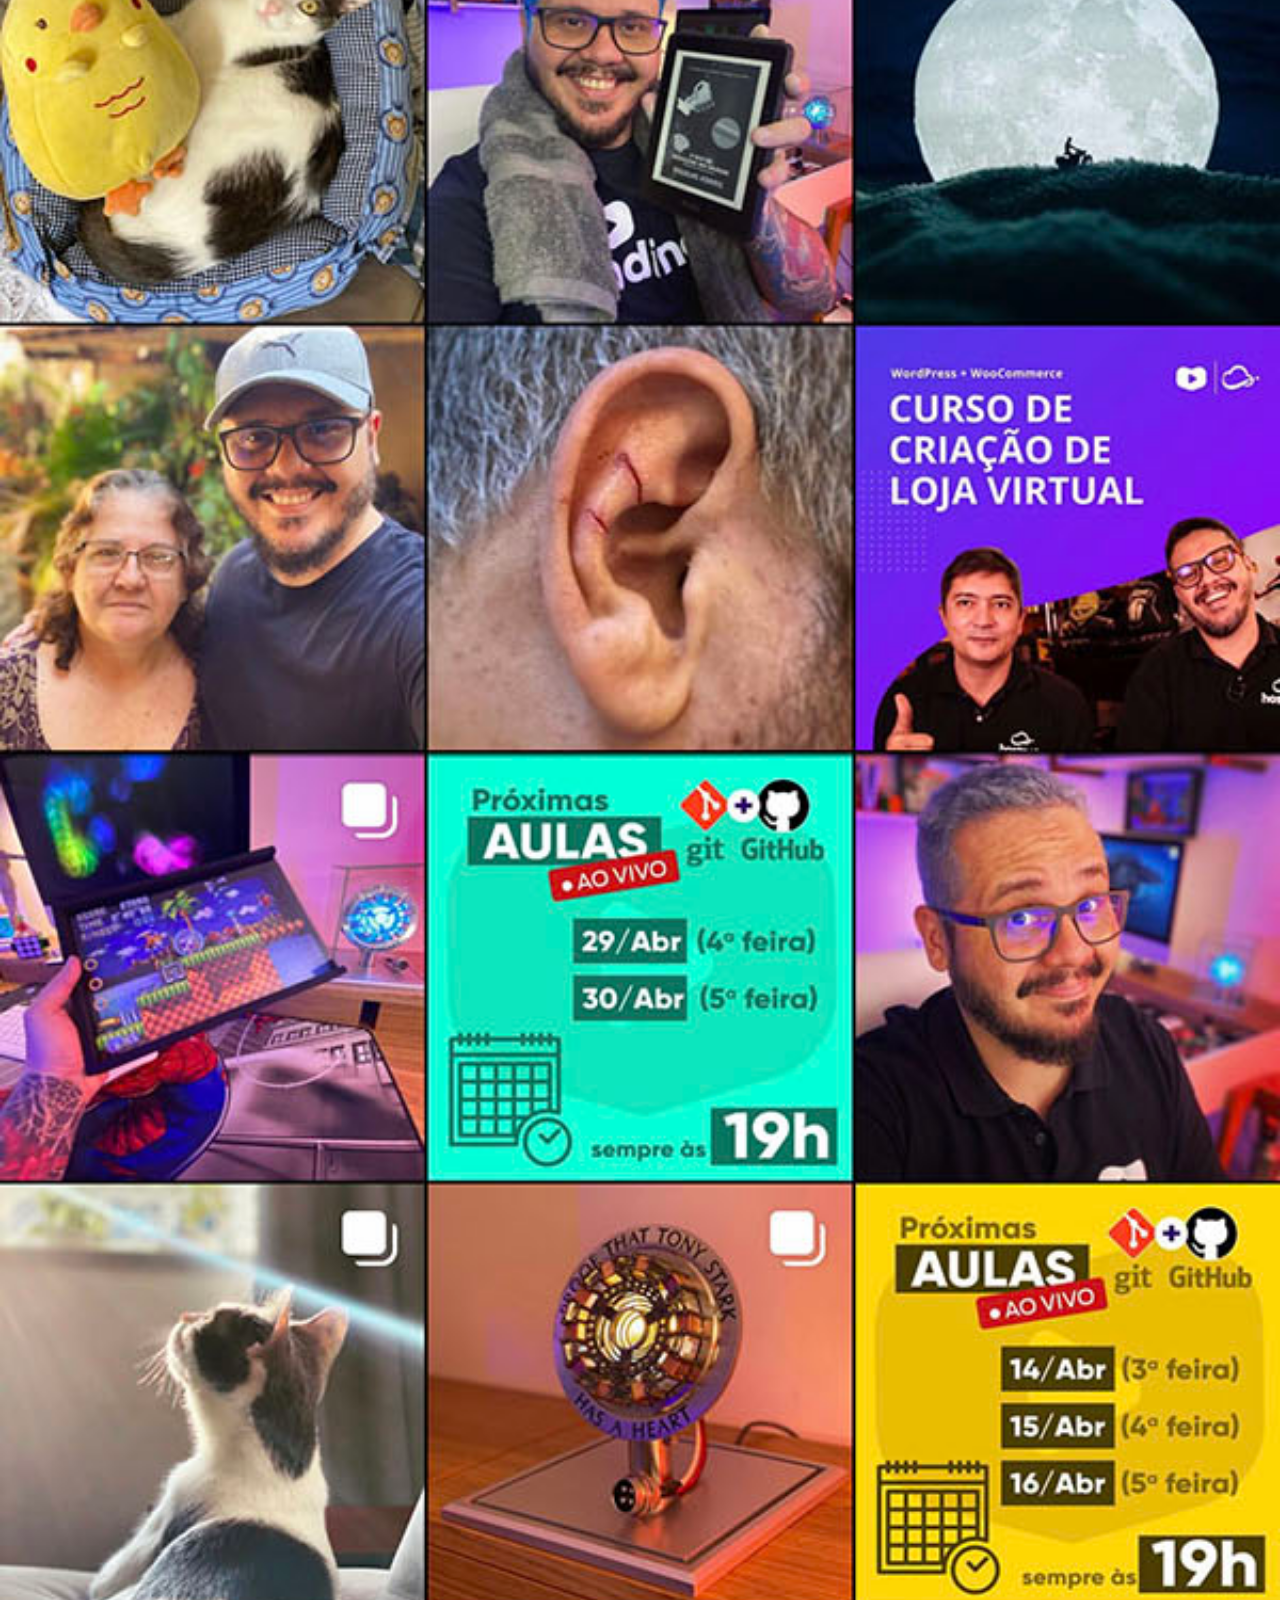
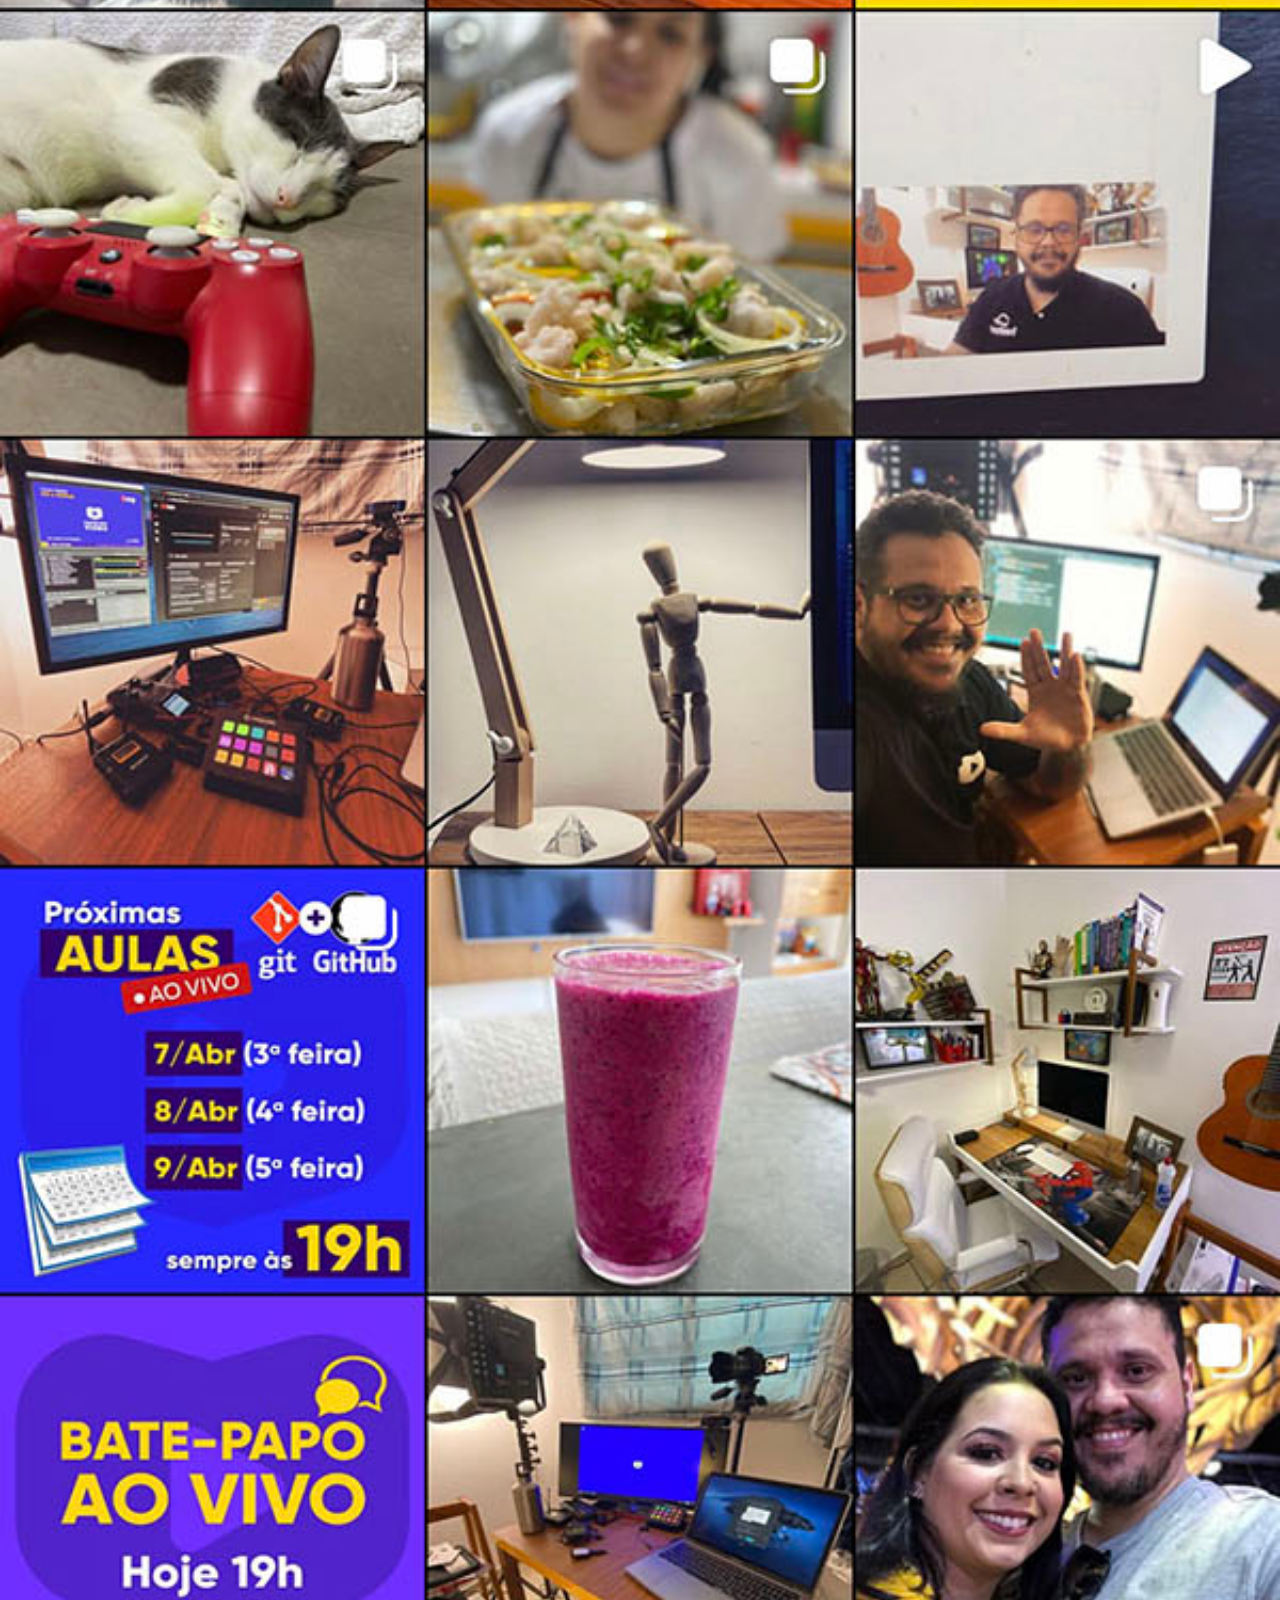
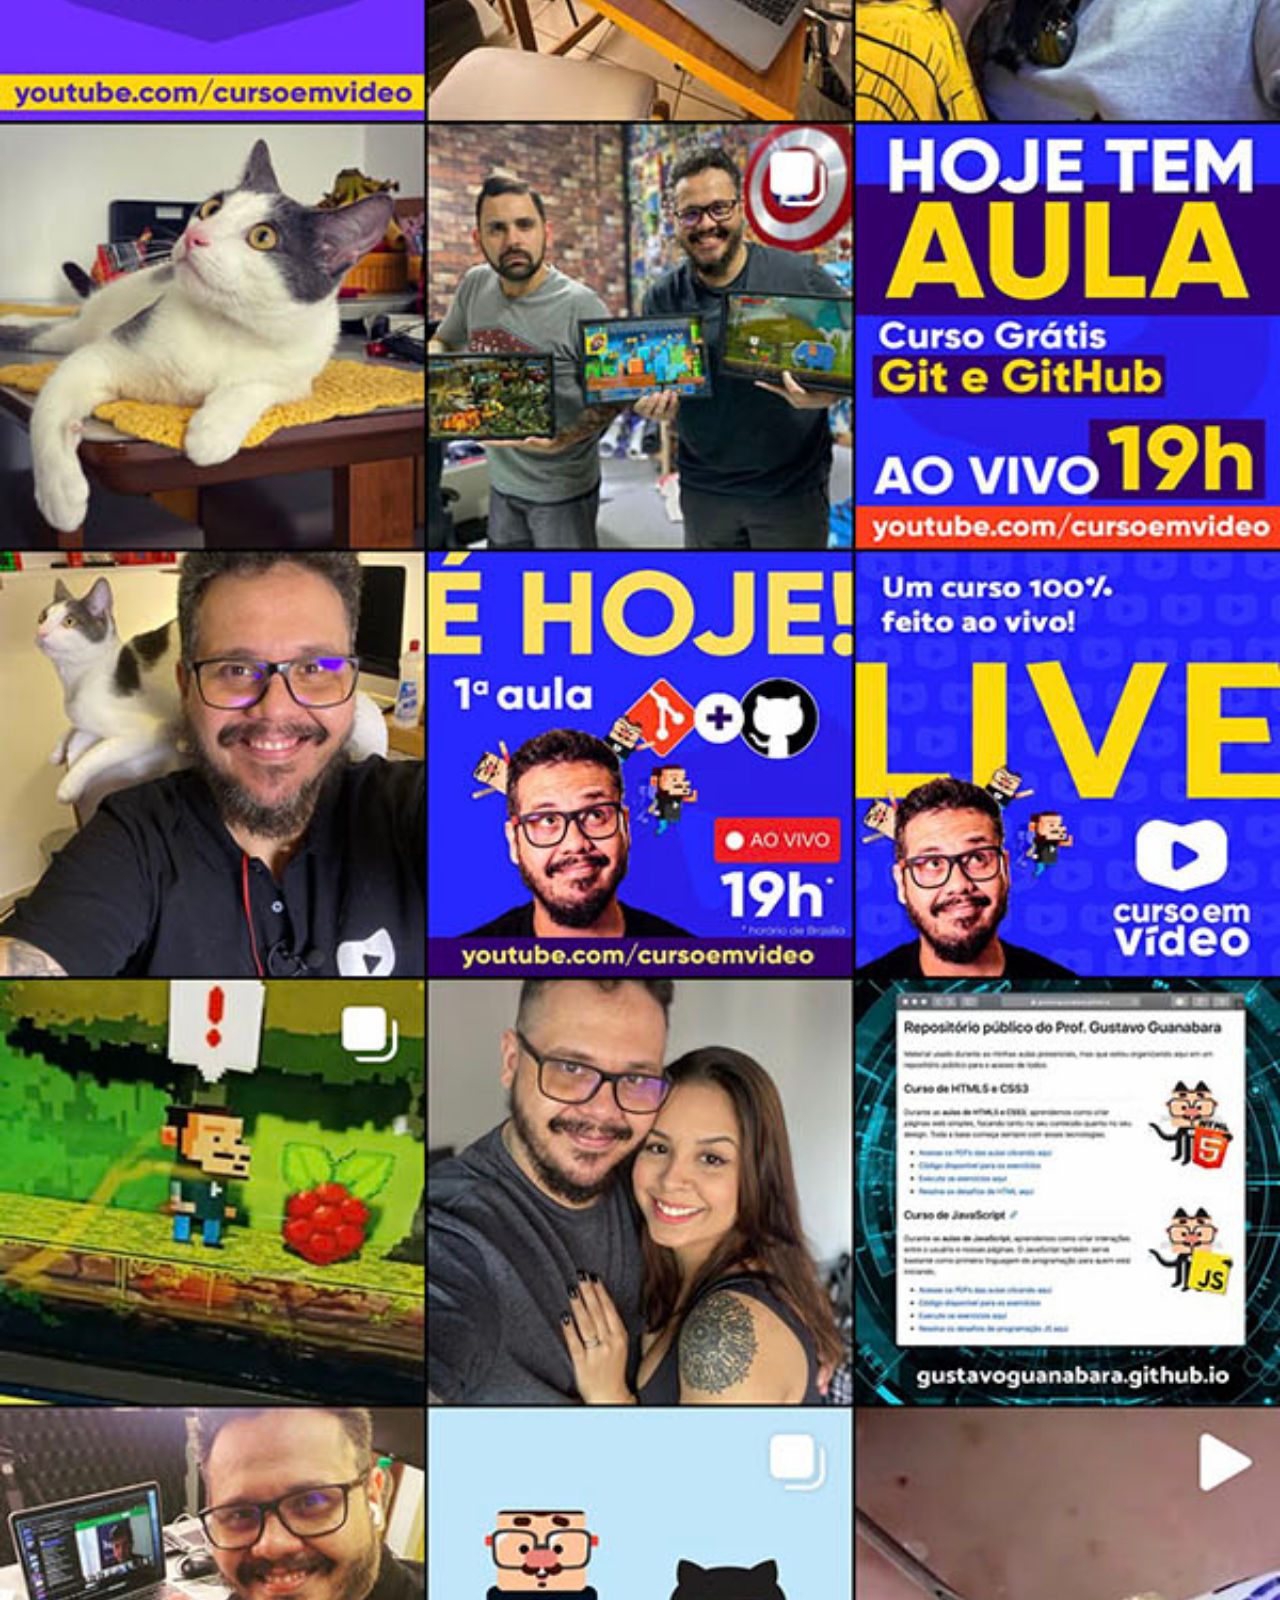
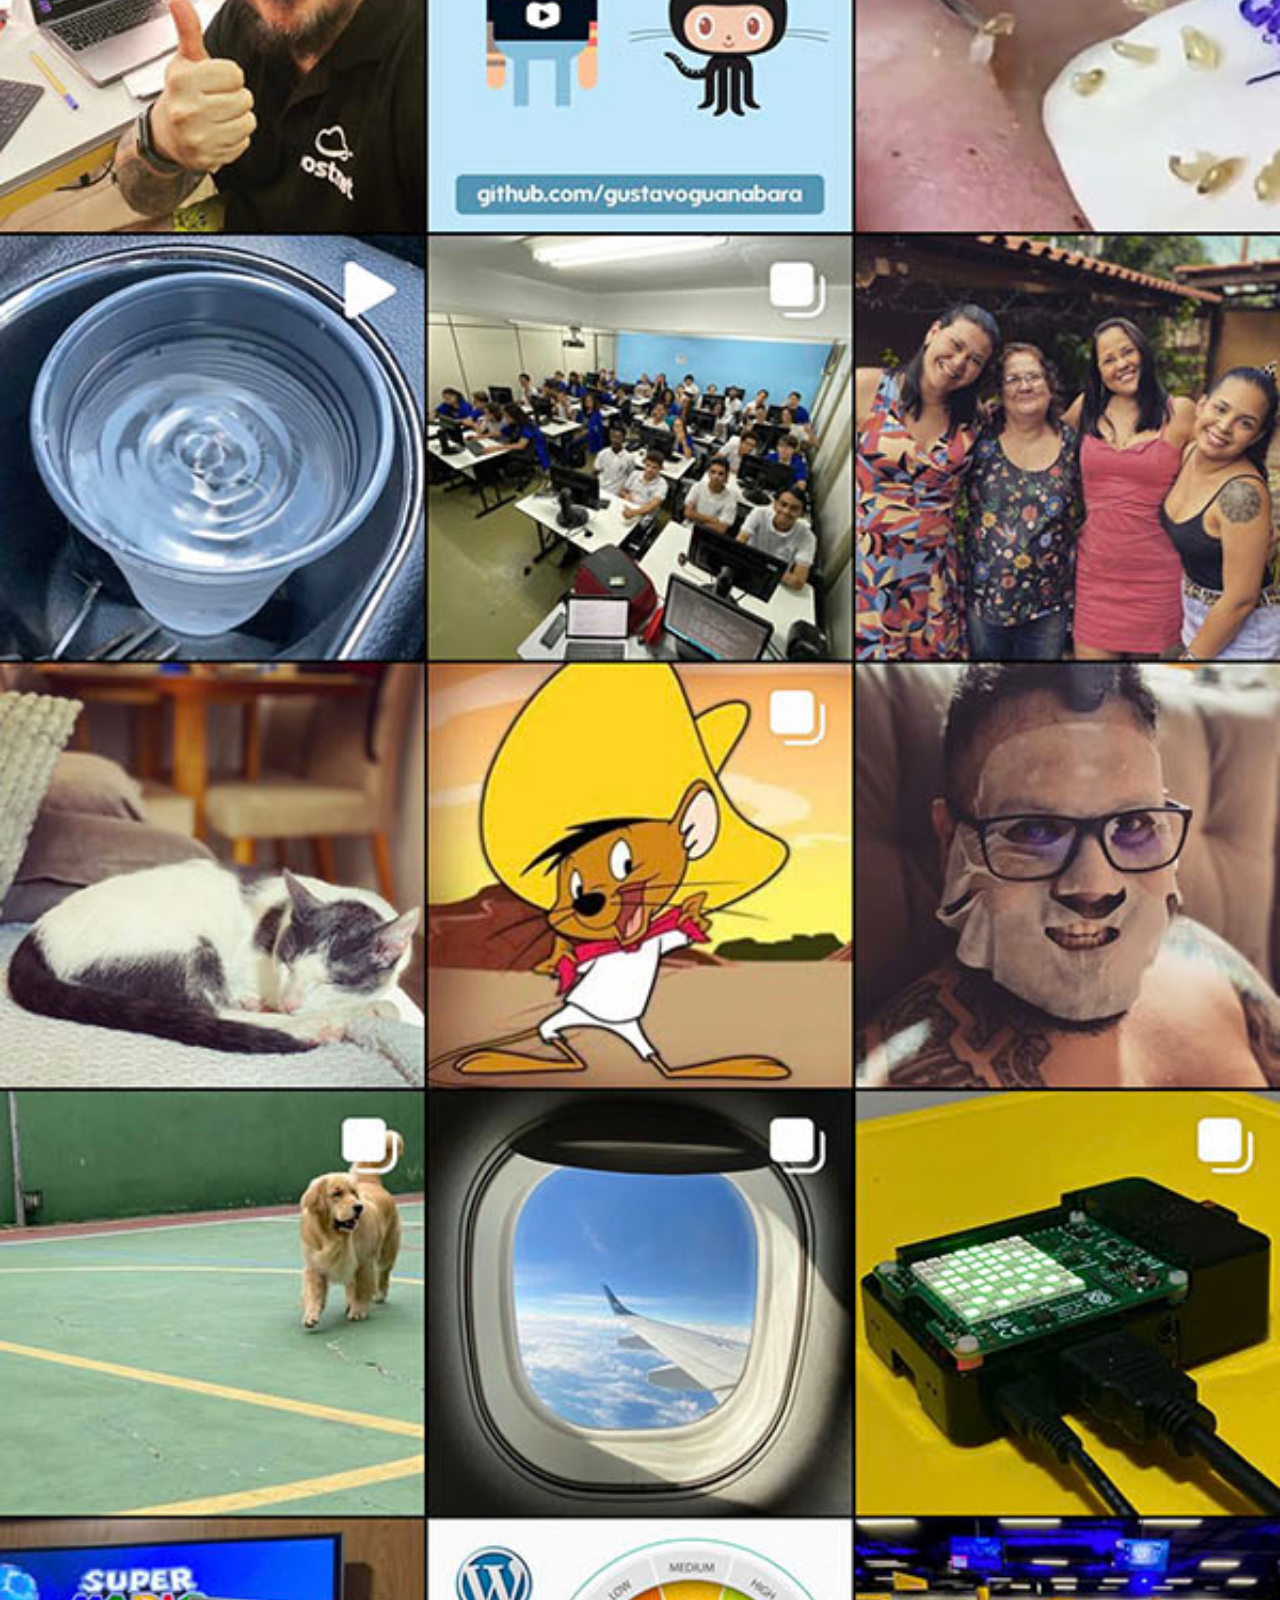
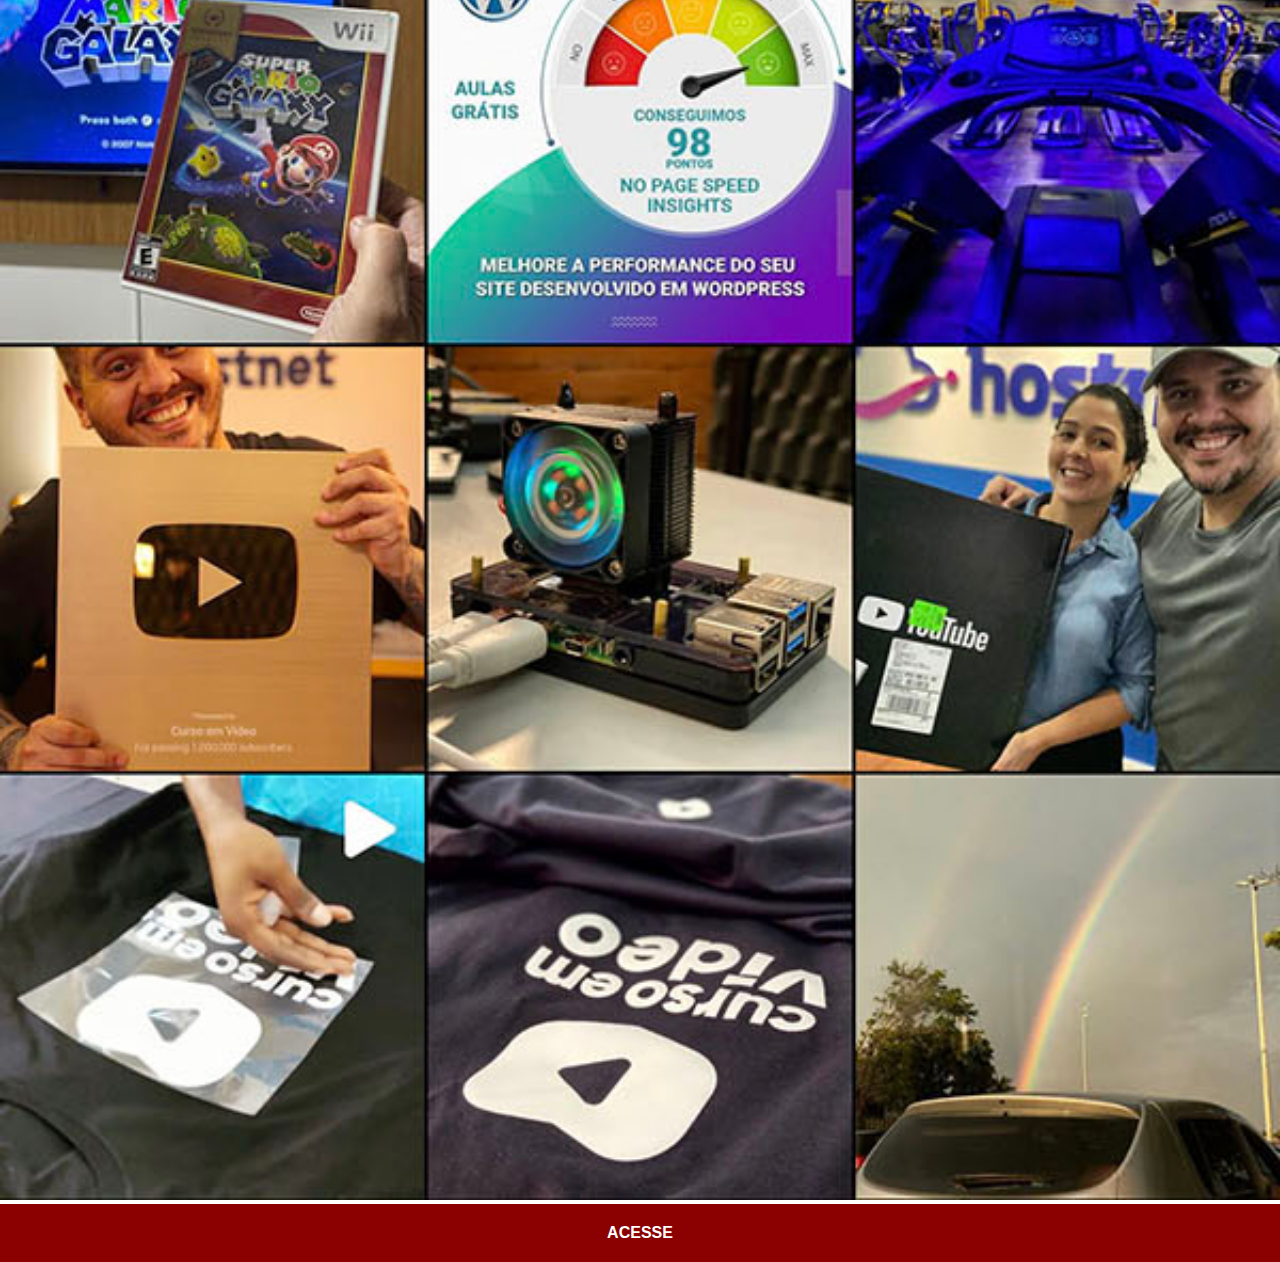
<file: instagram.html>
<!DOCTYPE html>
<html lang="en">
<head>
    <meta charset="UTF-8">
    <meta http-equiv="X-UA-Compatible" content="IE=edge">
    <meta name="viewport" content="width=device-width, initial-scale=1.0">
    <title>Instagram</title>
    <link rel="stylesheet" href="estilos/redes.css">n
</head>
<body>
    <img src="imagens/tela-instagram.jpg" alt="Tela do instagram">    
    <a href="https://www.instagram.com/peralzin/" target="_blank" rel="external">ACESSE</a>
</body>
</html>
</file>
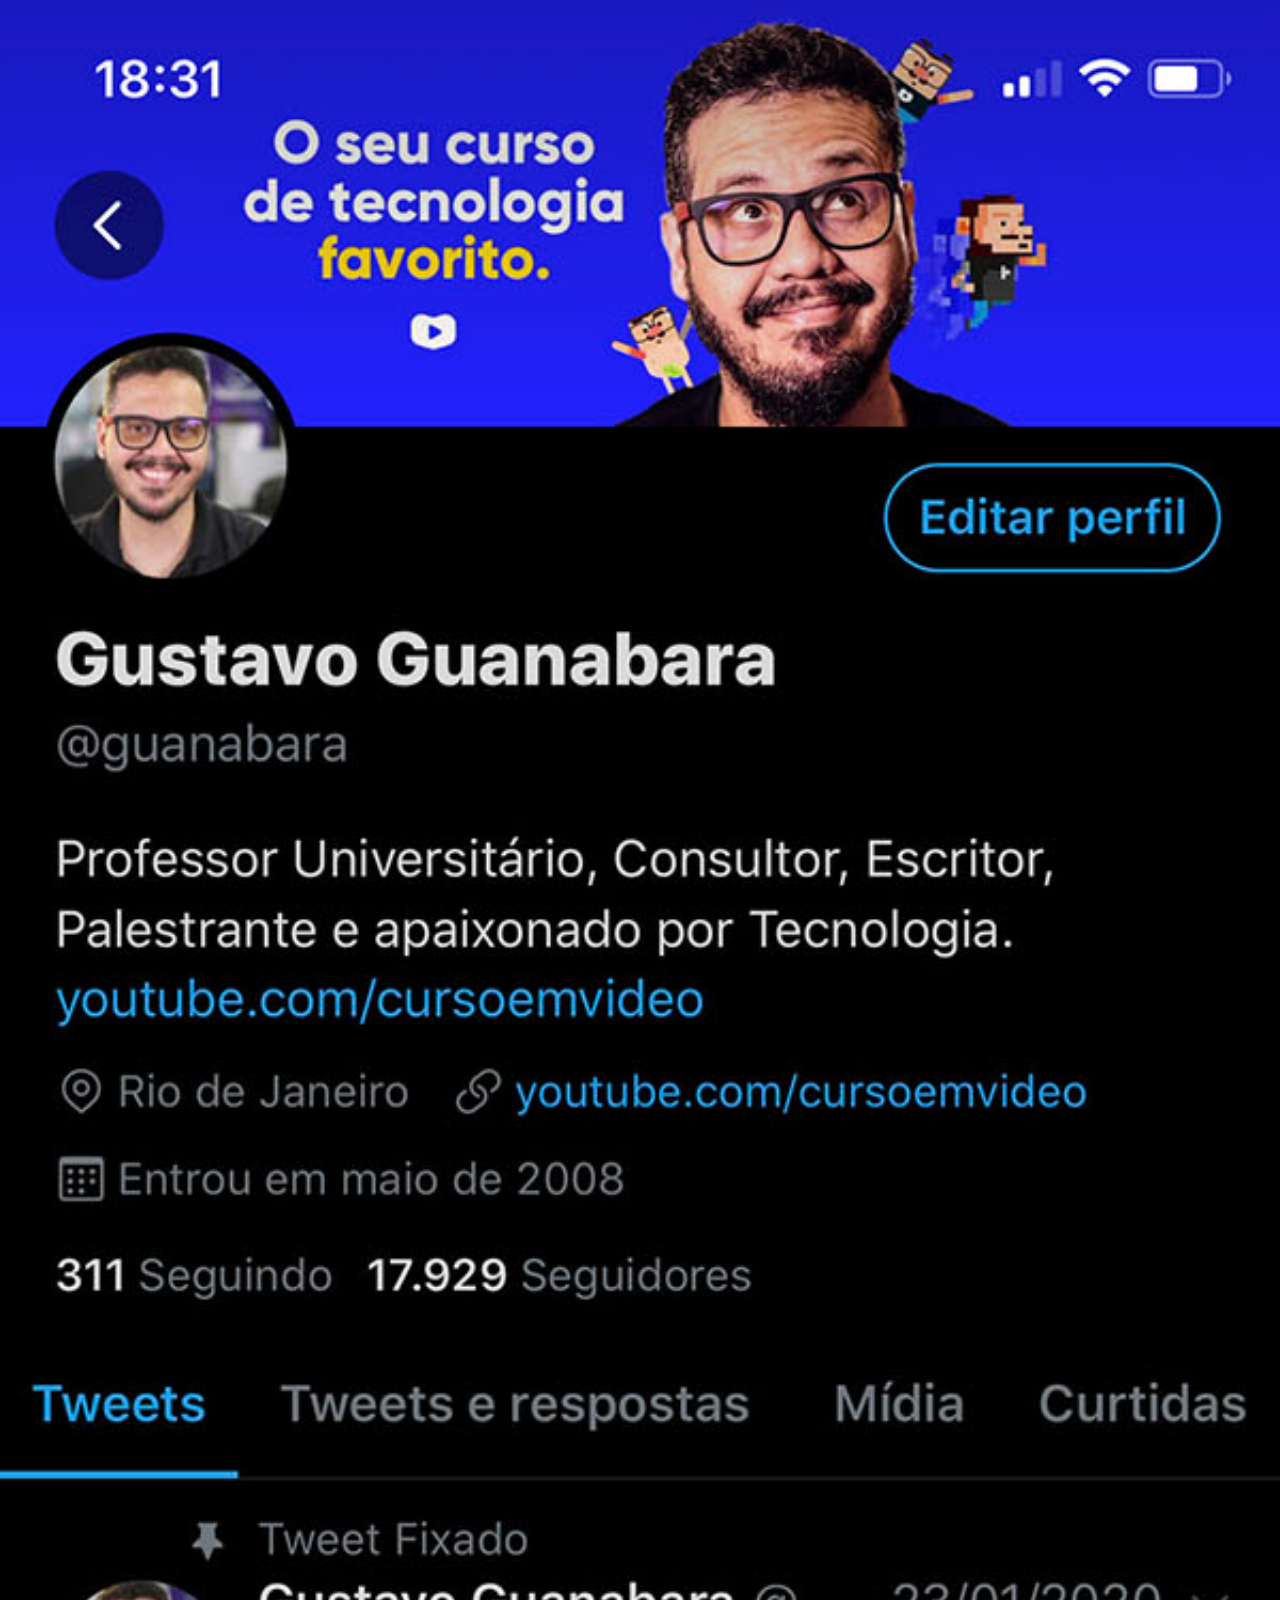
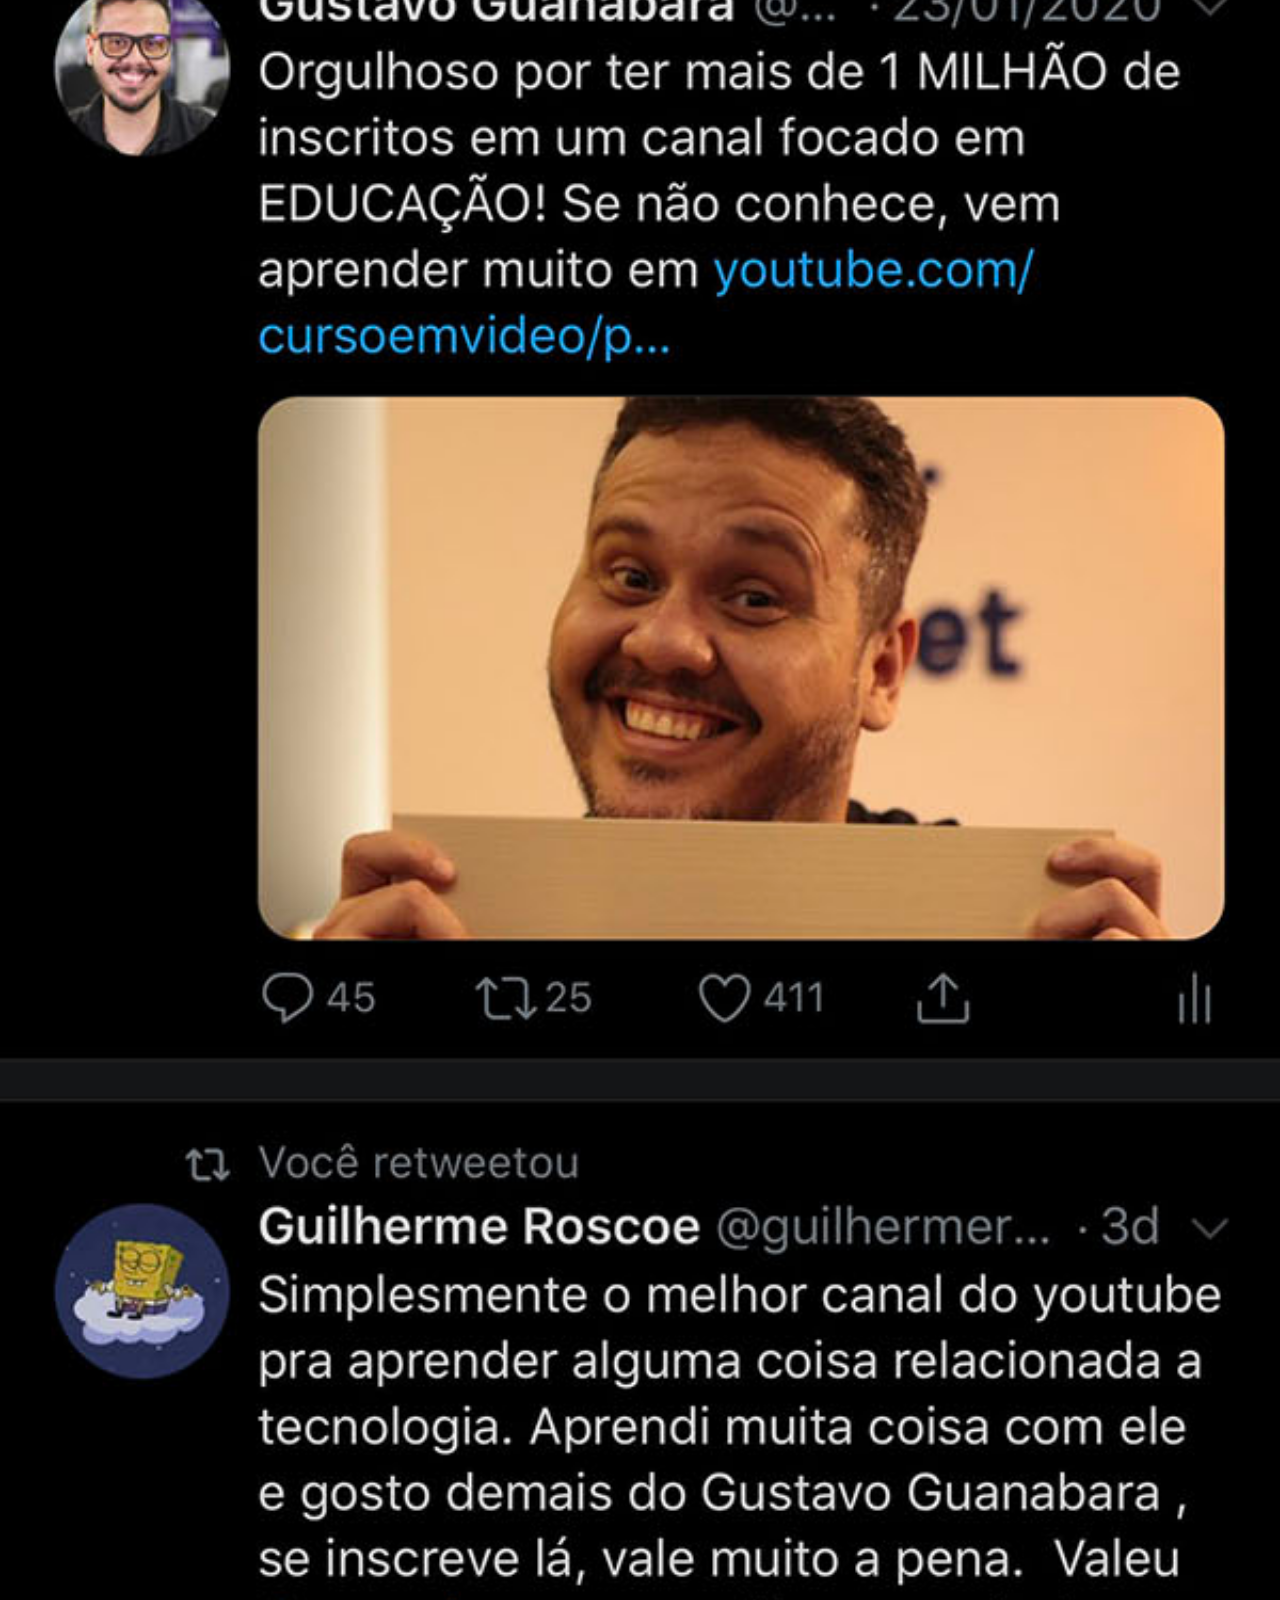
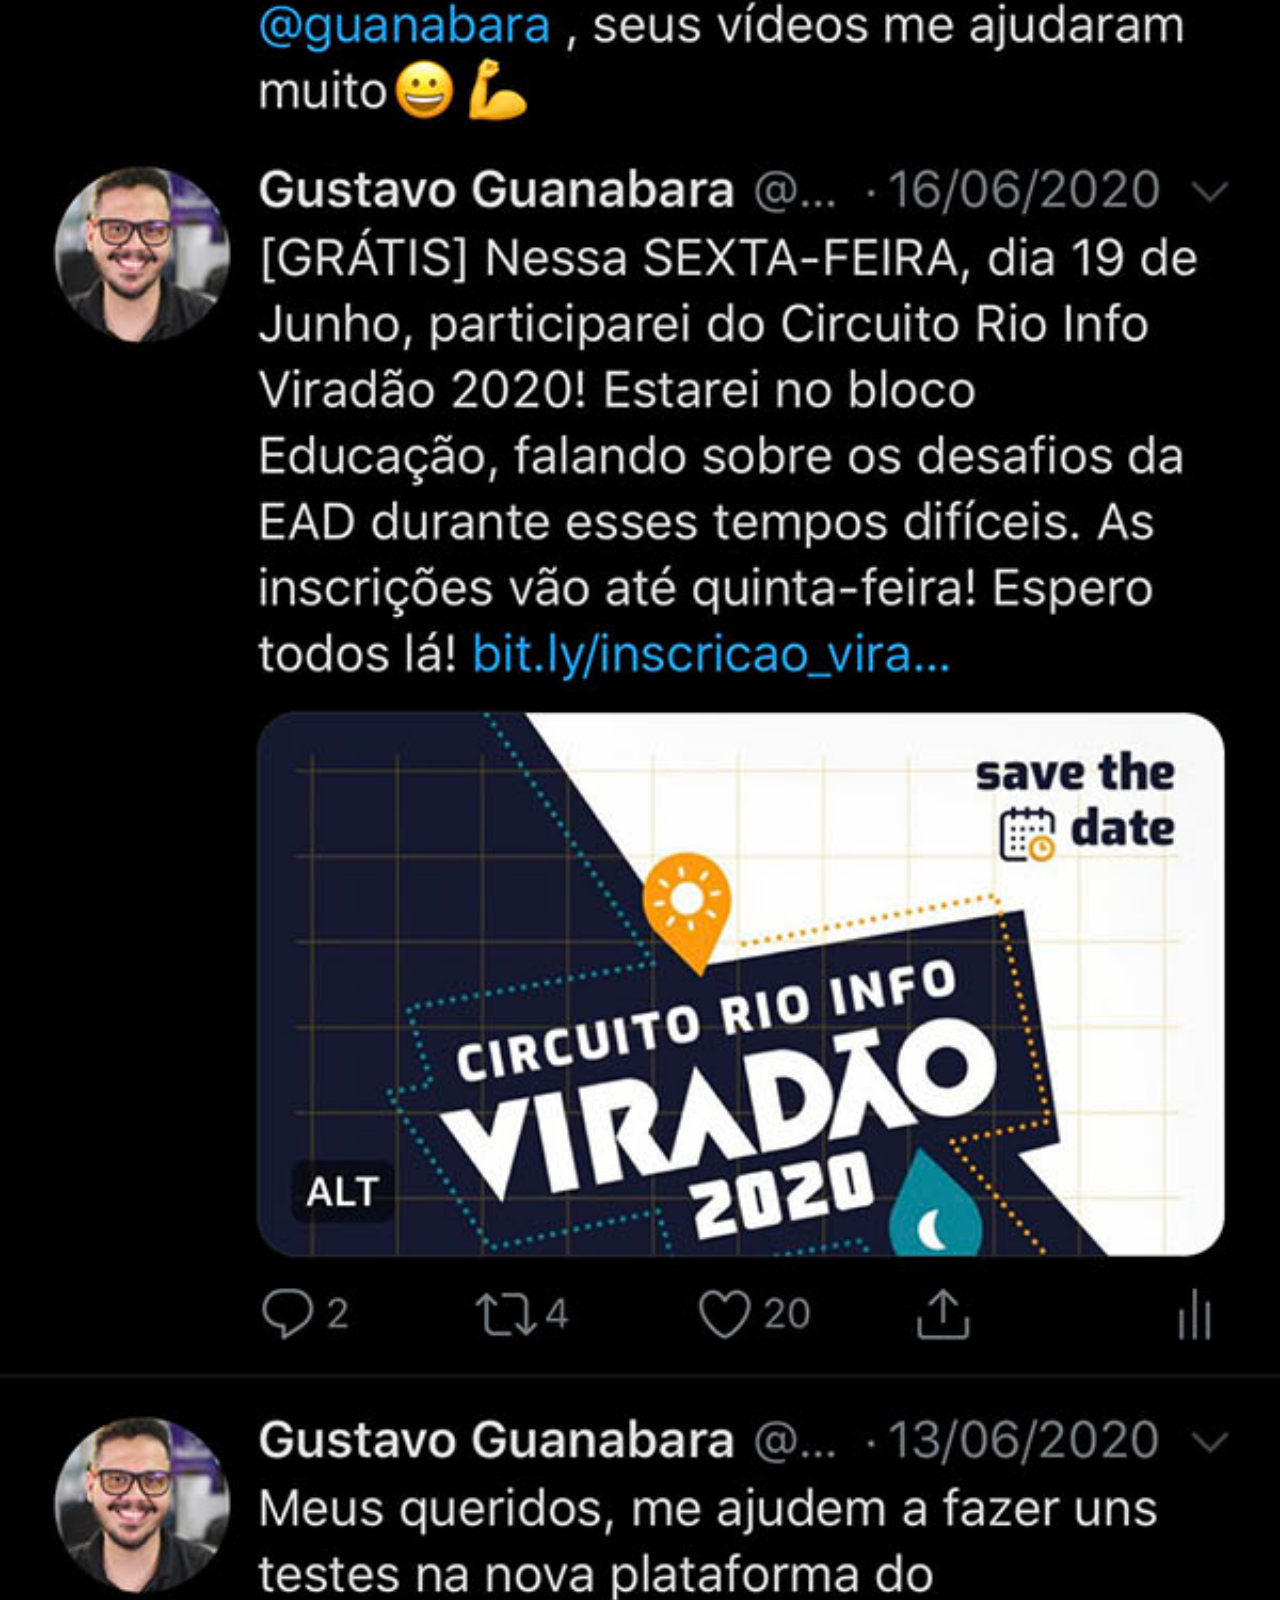
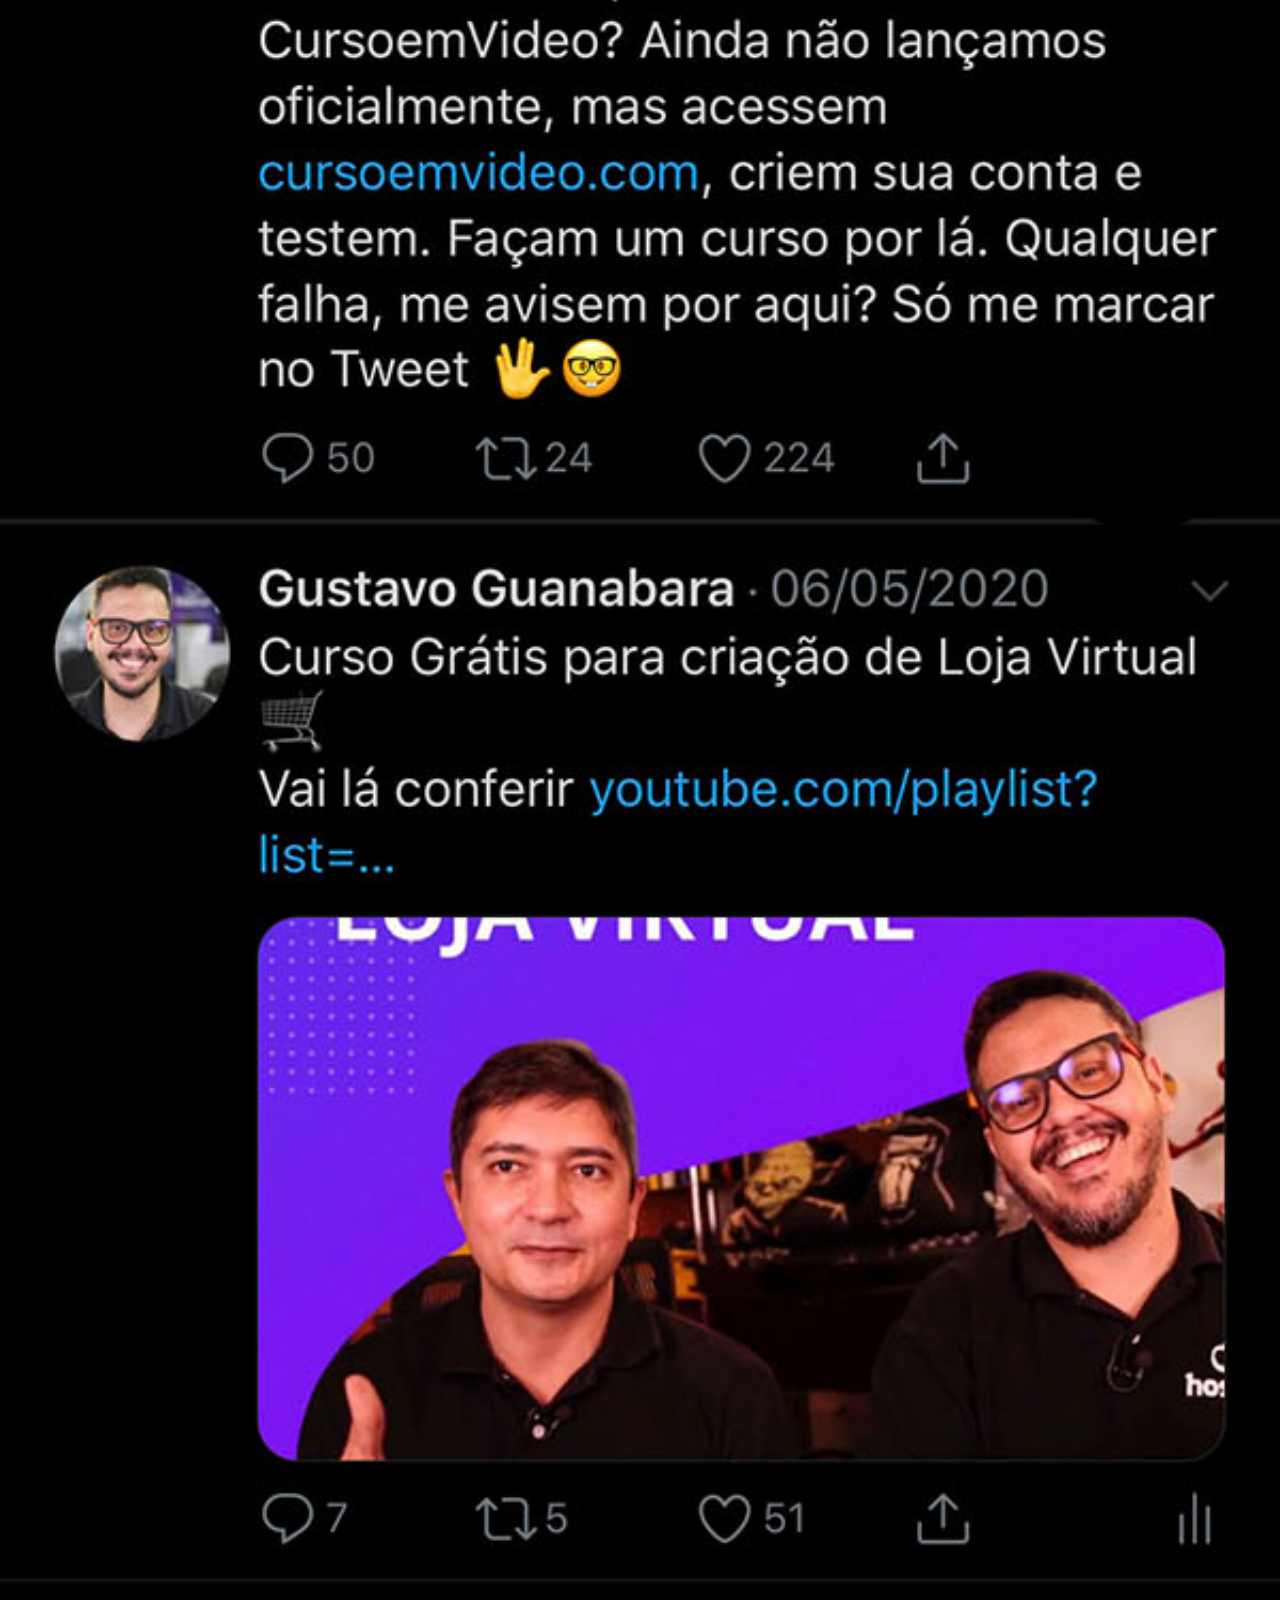
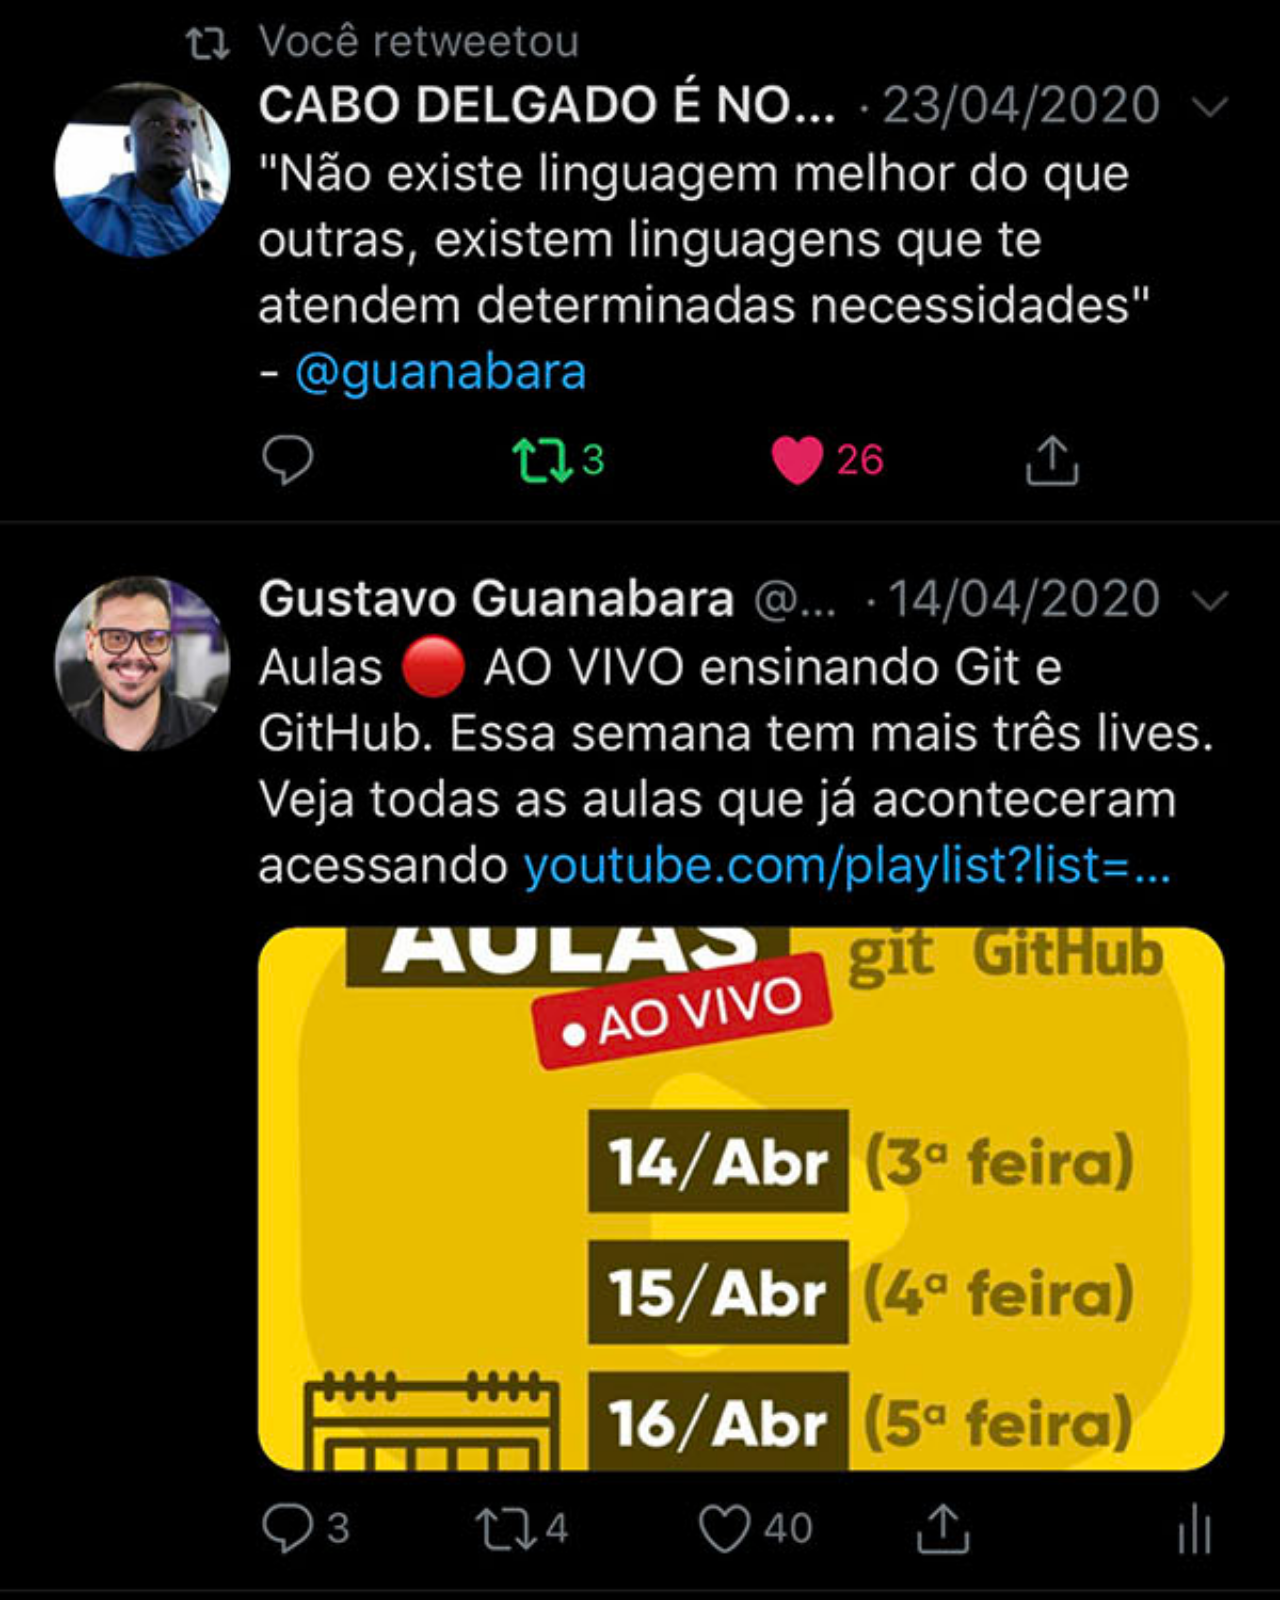
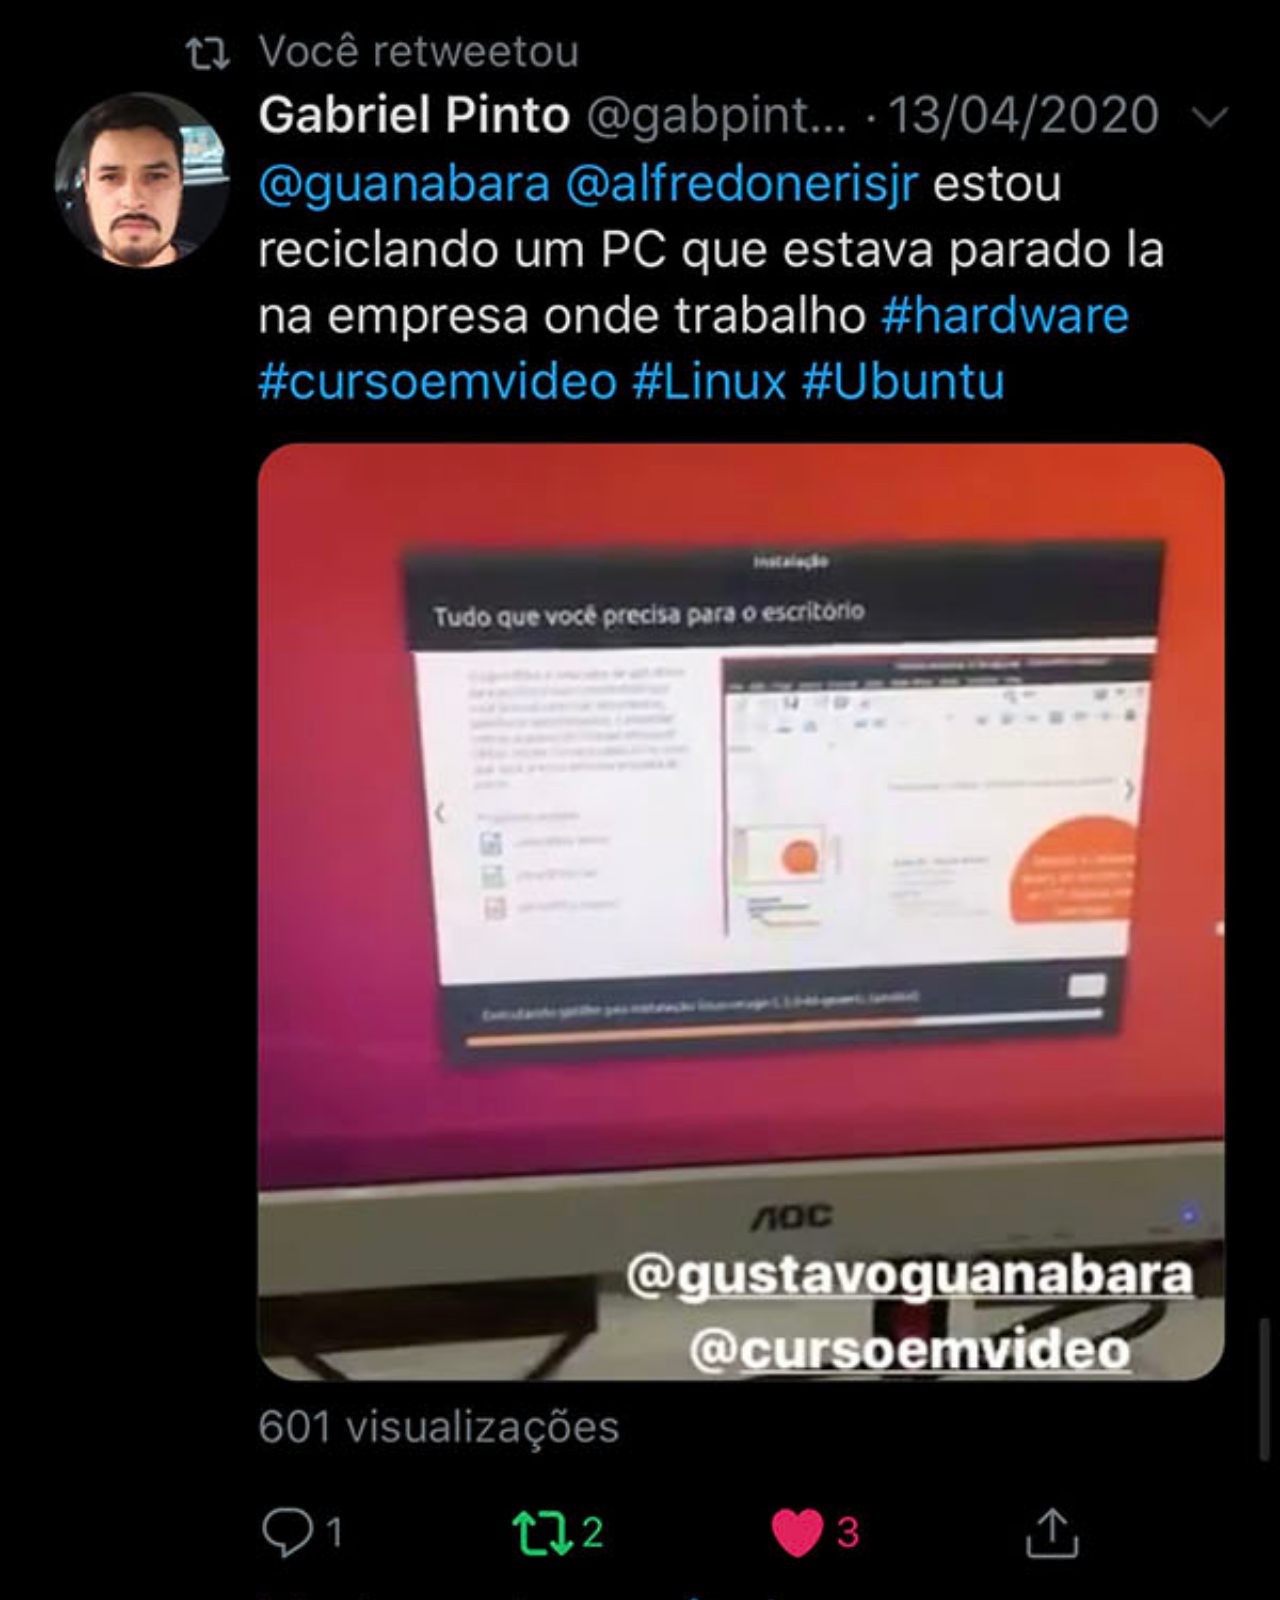
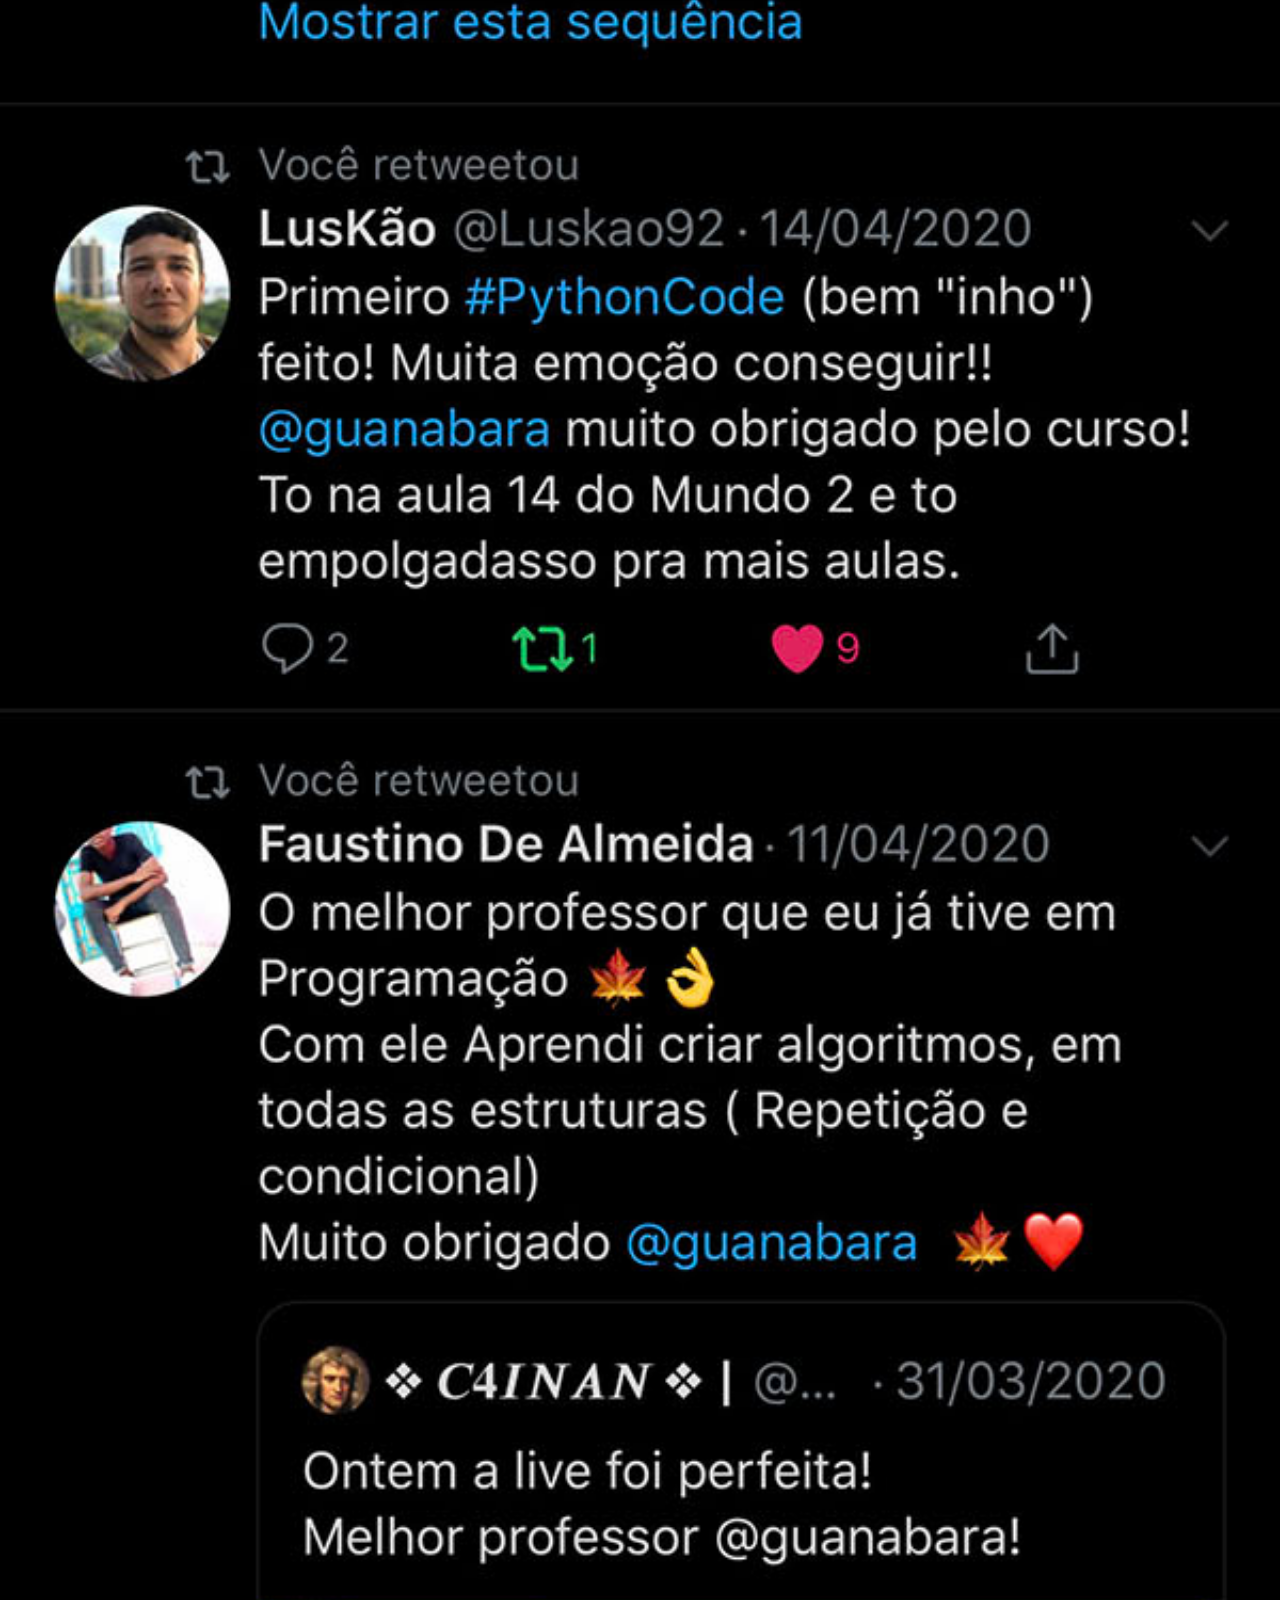
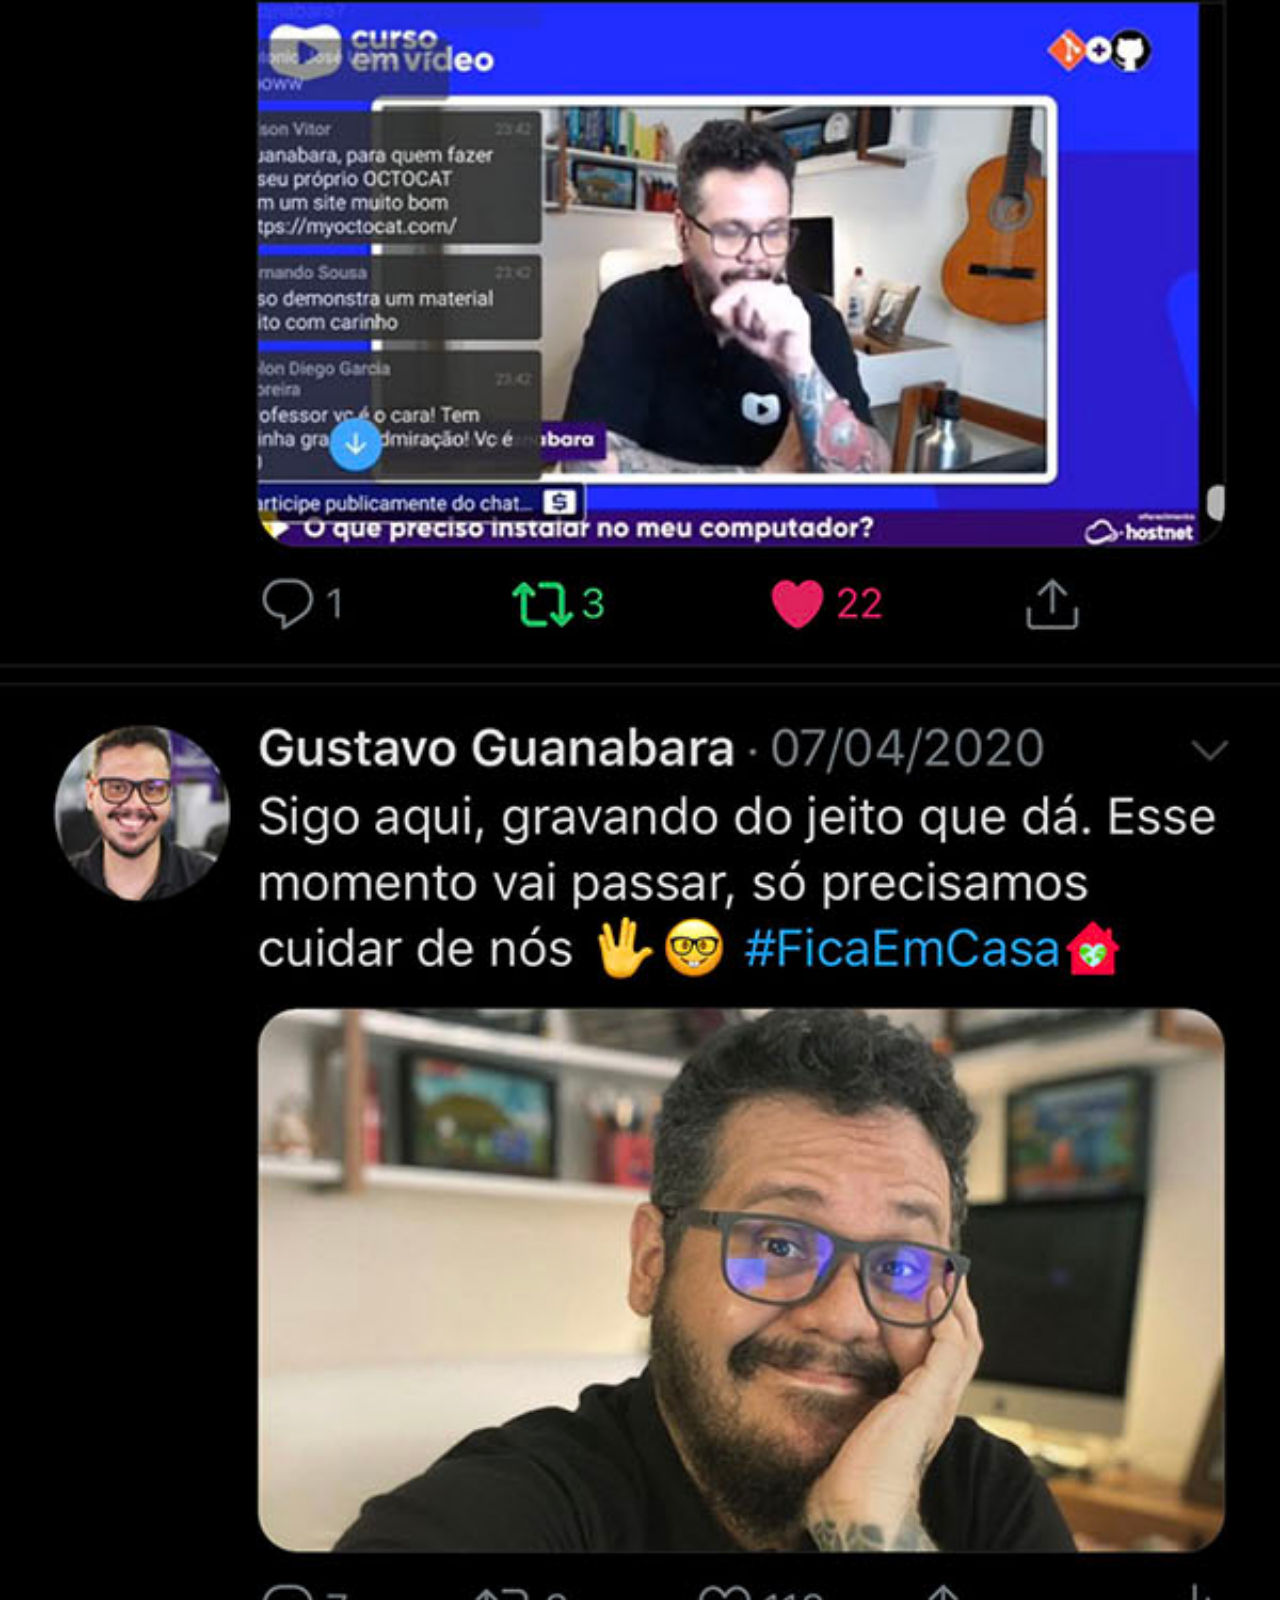
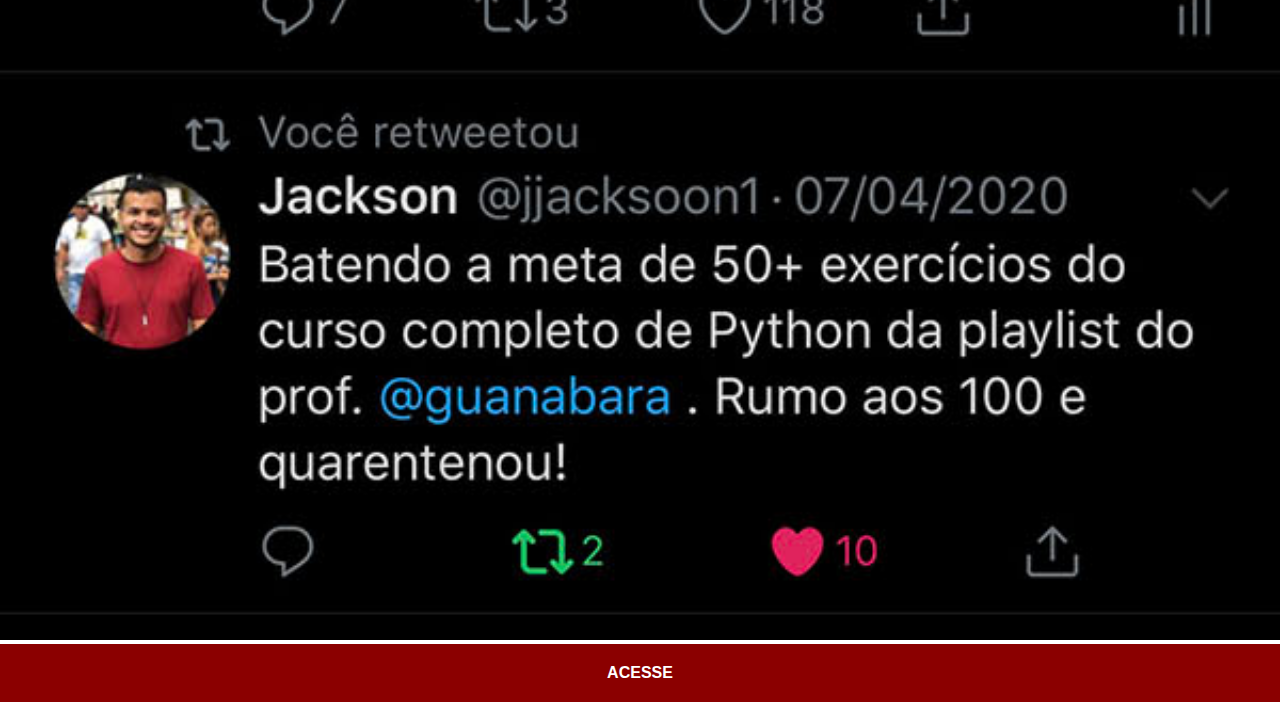
<file: twitter.html>
<!DOCTYPE html>
<html lang="pt-br">
<head>
    <meta charset="UTF-8">
    <meta http-equiv="X-UA-Compatible" content="IE=edge">
    <meta name="viewport" content="width=device-width, initial-scale=1.0">
    <title>Twitter</title>
    <link rel="stylesheet" href="estilos/redes.css">
</head>
<body>
    <img src="imagens/tela-twitter.jpg" alt="tela-twitter">
    <a href="https://www.twitter.com/peralzinnn/" target="_blank" rel="external">ACESSE</a>
</body>
</html>
</file>
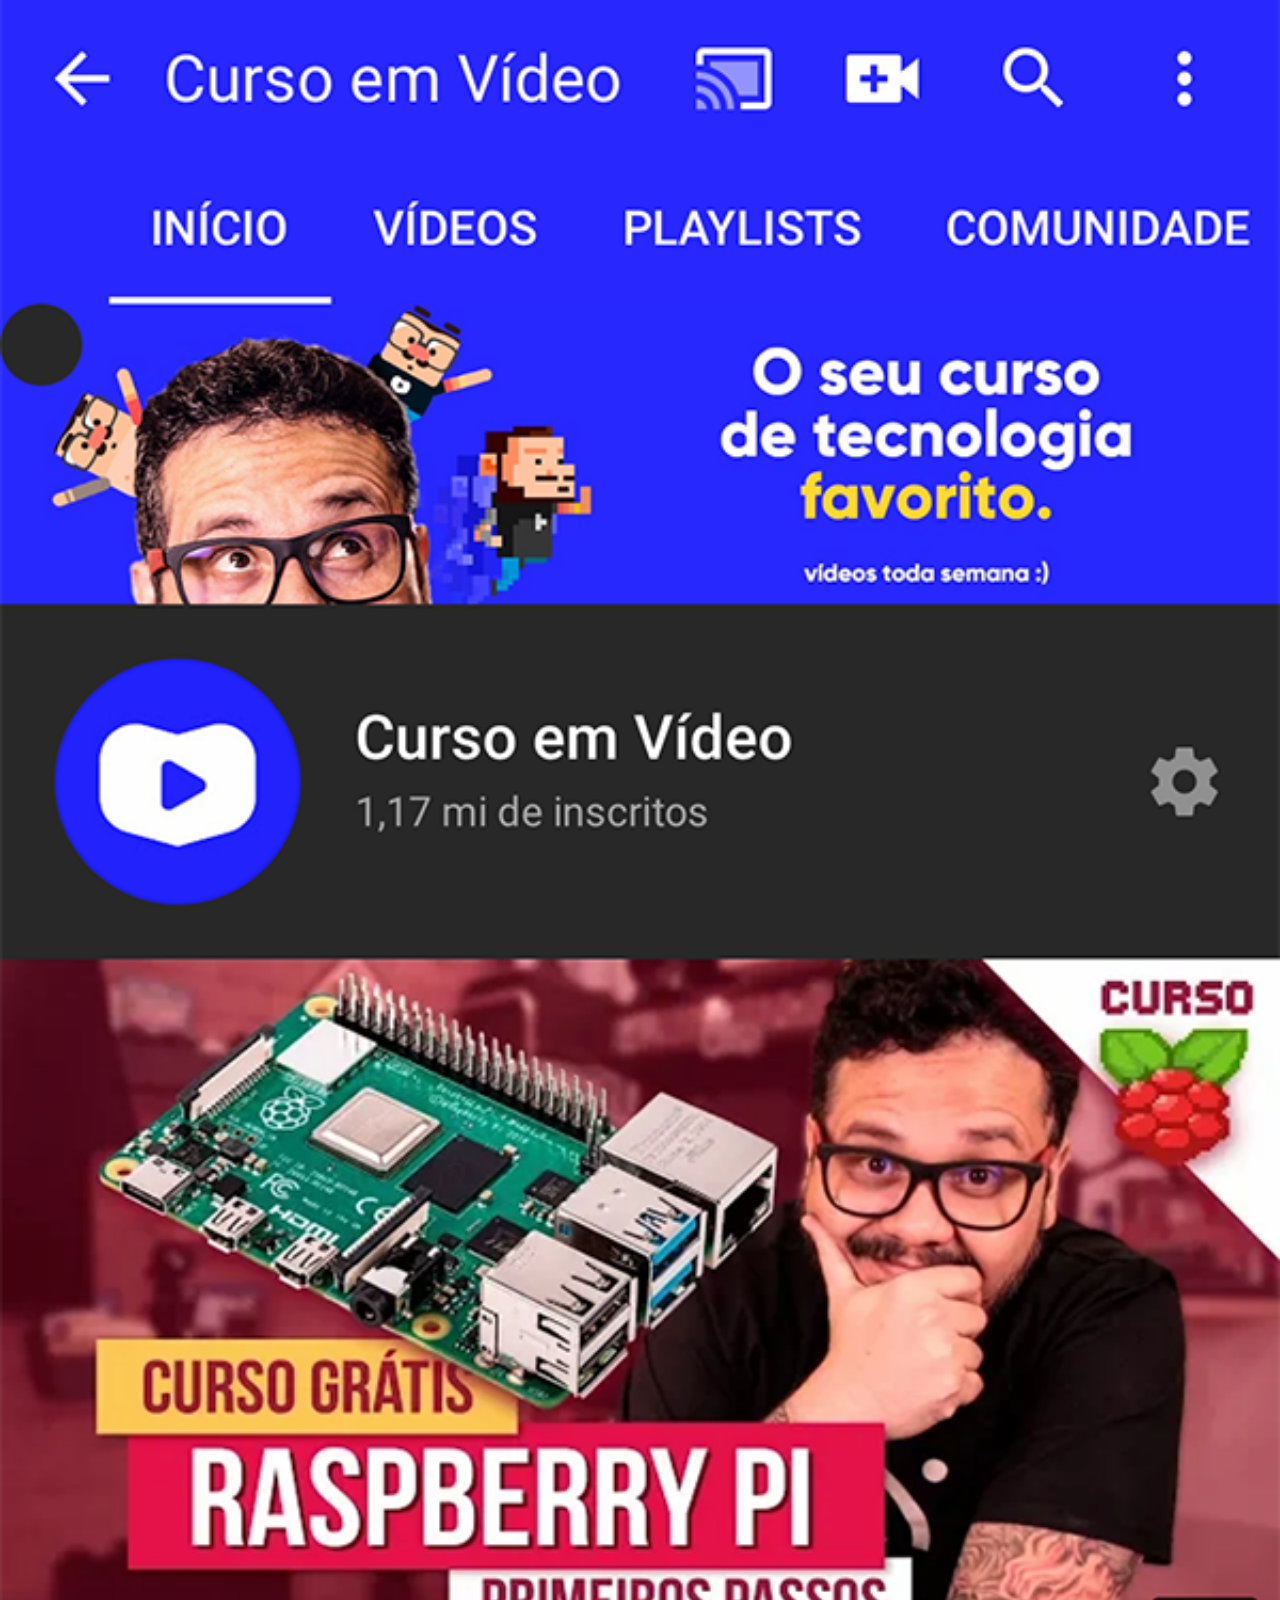
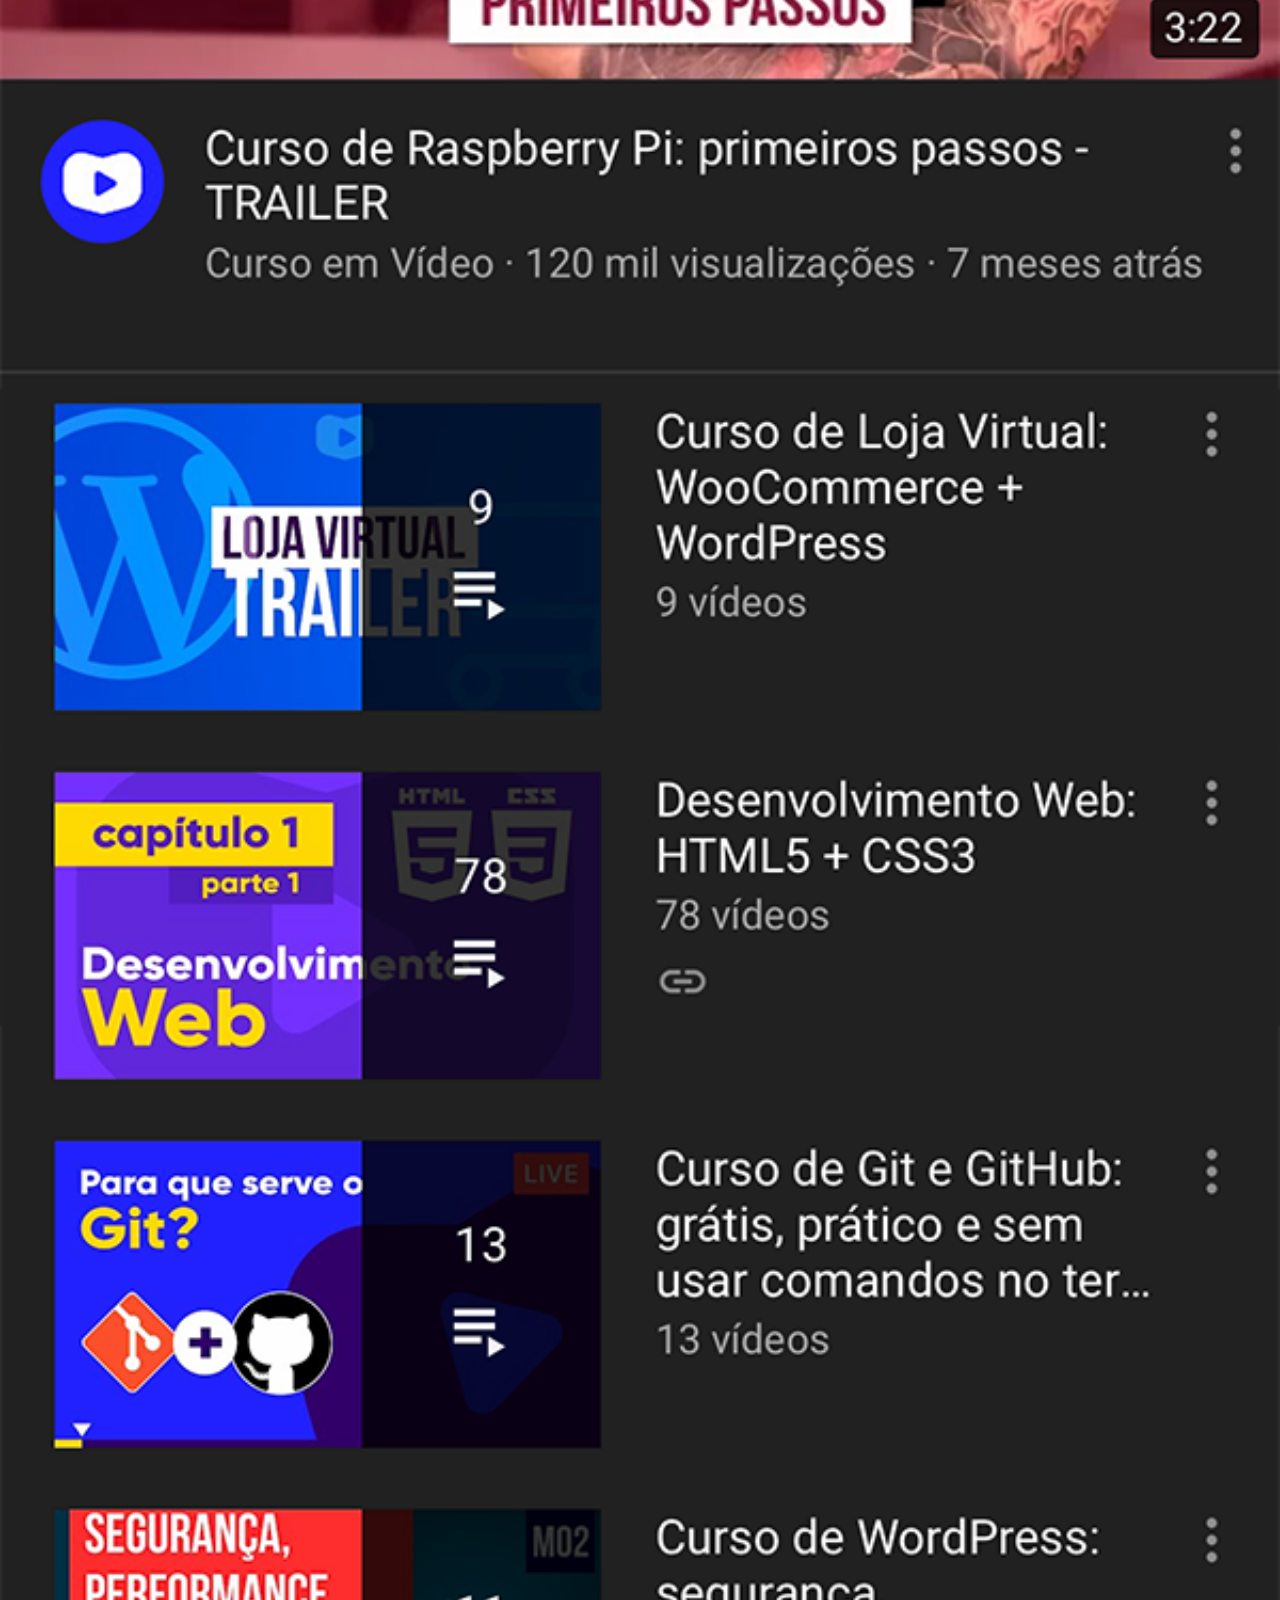
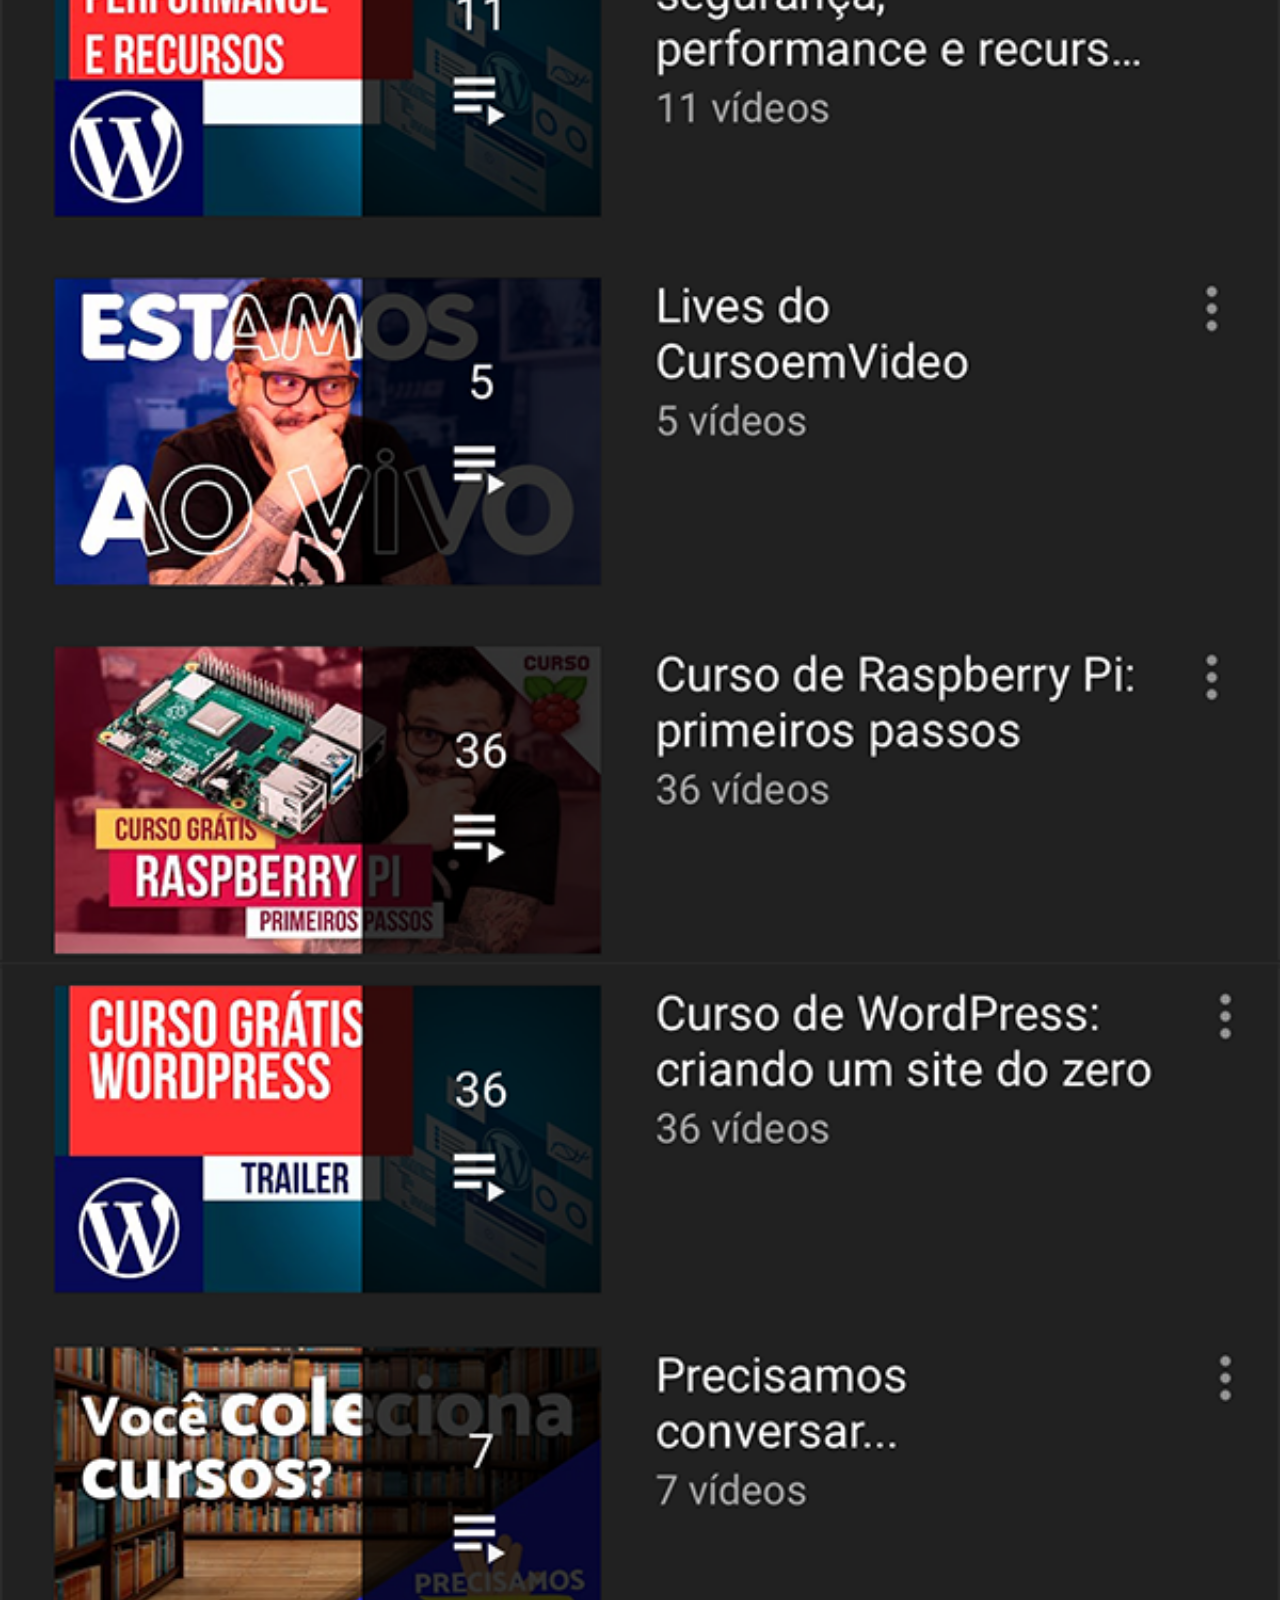
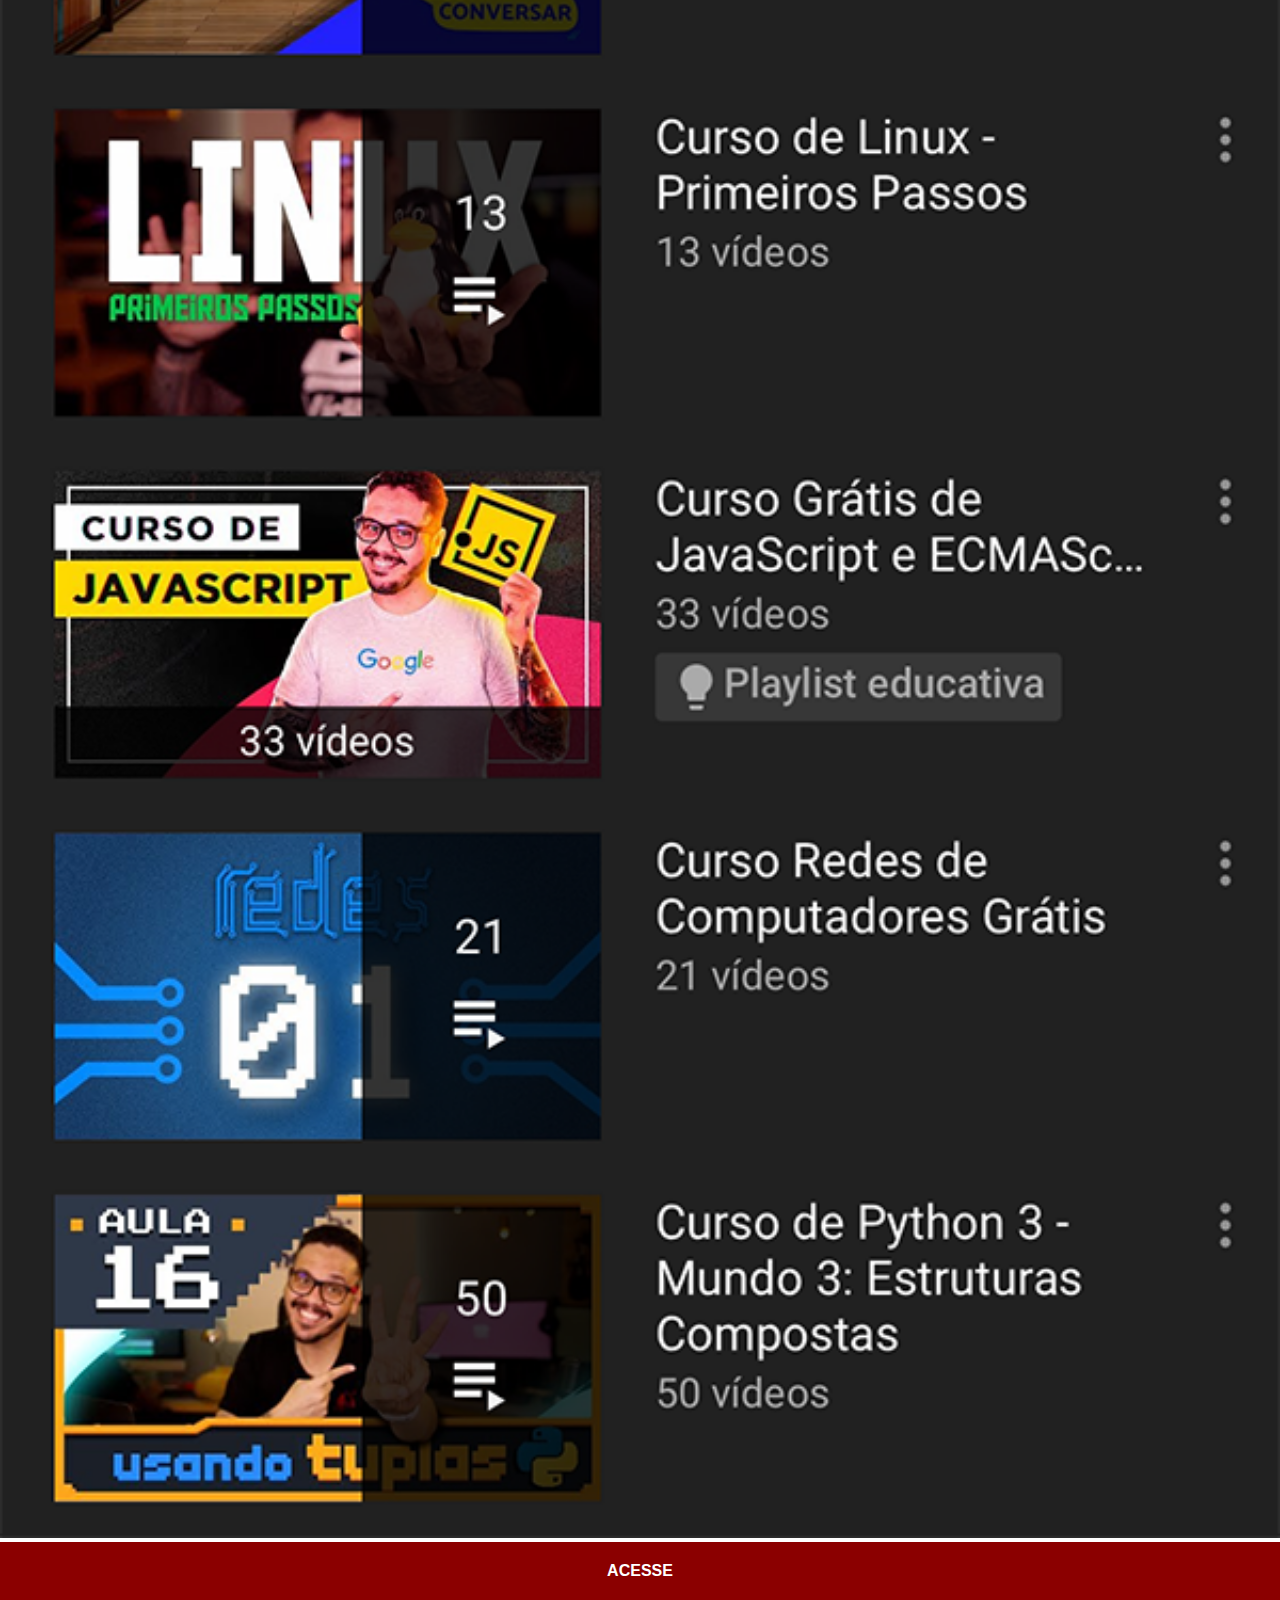
<file: youtube.html>
<!DOCTYPE html>
<html lang="pt-br">
<head>
    <meta charset="UTF-8">
    <meta http-equiv="X-UA-Compatible" content="IE=edge">
    <meta name="viewport" content="width=device-width, initial-scale=1.0">
    <title>Youtube</title>
    <link rel="stylesheet" href="estilos/redes.css">
</head>
<body>
    <img src="imagens/tela-youtube.png" alt="Tela Youtube">
    <a href="https://www.youtube.com/channel/UCVQCHTQq1n5hwwj8MO0KJoQ" target="_blank" rel="external">ACESSE</a>
</body>
</html>
</file>
<file: estilos/style.css>
@charset "UTF-8";


*{
    margin: 0px;
    padding: 0px;
}

body, html{
    
    height: 100vh;
    width: 100vw;
}

body{
    background-image: url(../imagens/fundo-madeira.jpg);
    background-repeat: no-repeat;
    background-position: top center;
    background-size: cover;
    background-attachment: fixed;
}

main{
    height: 100vh;
    position: relative;
}

#telefone{
    position: absolute;
    top: 50%;
    left: 50%;
    transform: translate(-50%, -50%);

    background-image: url(../imagens/frame-iphone.png);
    background-repeat: no-repeat;
    height: 626px;
    width: 309px;
    
}

#tela{
    position: relative;
    top: 80.5px;
    left: 22px;
    width: 86.5%;
    height: 471px;
}

a > img{
    box-sizing: border-box;
    margin: 5px;
    border-radius: 50%;
    height: 50px;
    width: 50px;
   
    
}

#icones{
    text-align: center;
}

a > img:hover{
    box-shadow: 5px 5px 5px black;
    transform: translate(-10%, 10%);
    border: 2px solid white;
    transition: .5s, border .3s
}
</file>
<file: estilos/redes.css>
@charset "UTF-8";



*{
    margin: 0px;
    padding: 0px;
    font-family: Arial, Helvetica, sans-serif;
}

::-webkit-scrollbar{
        width: 0px;
        height: 0px;
}

a{
    display: block;
    text-decoration: none;
    color: white;
    background-color: darkred;
    text-align: center;
    padding: 20px;
    font-weight: bold;
}

a:hover{
    background-color: rgba(228, 6, 6, 0.644);
}

img{
    width: 100vw;
}
</file>
